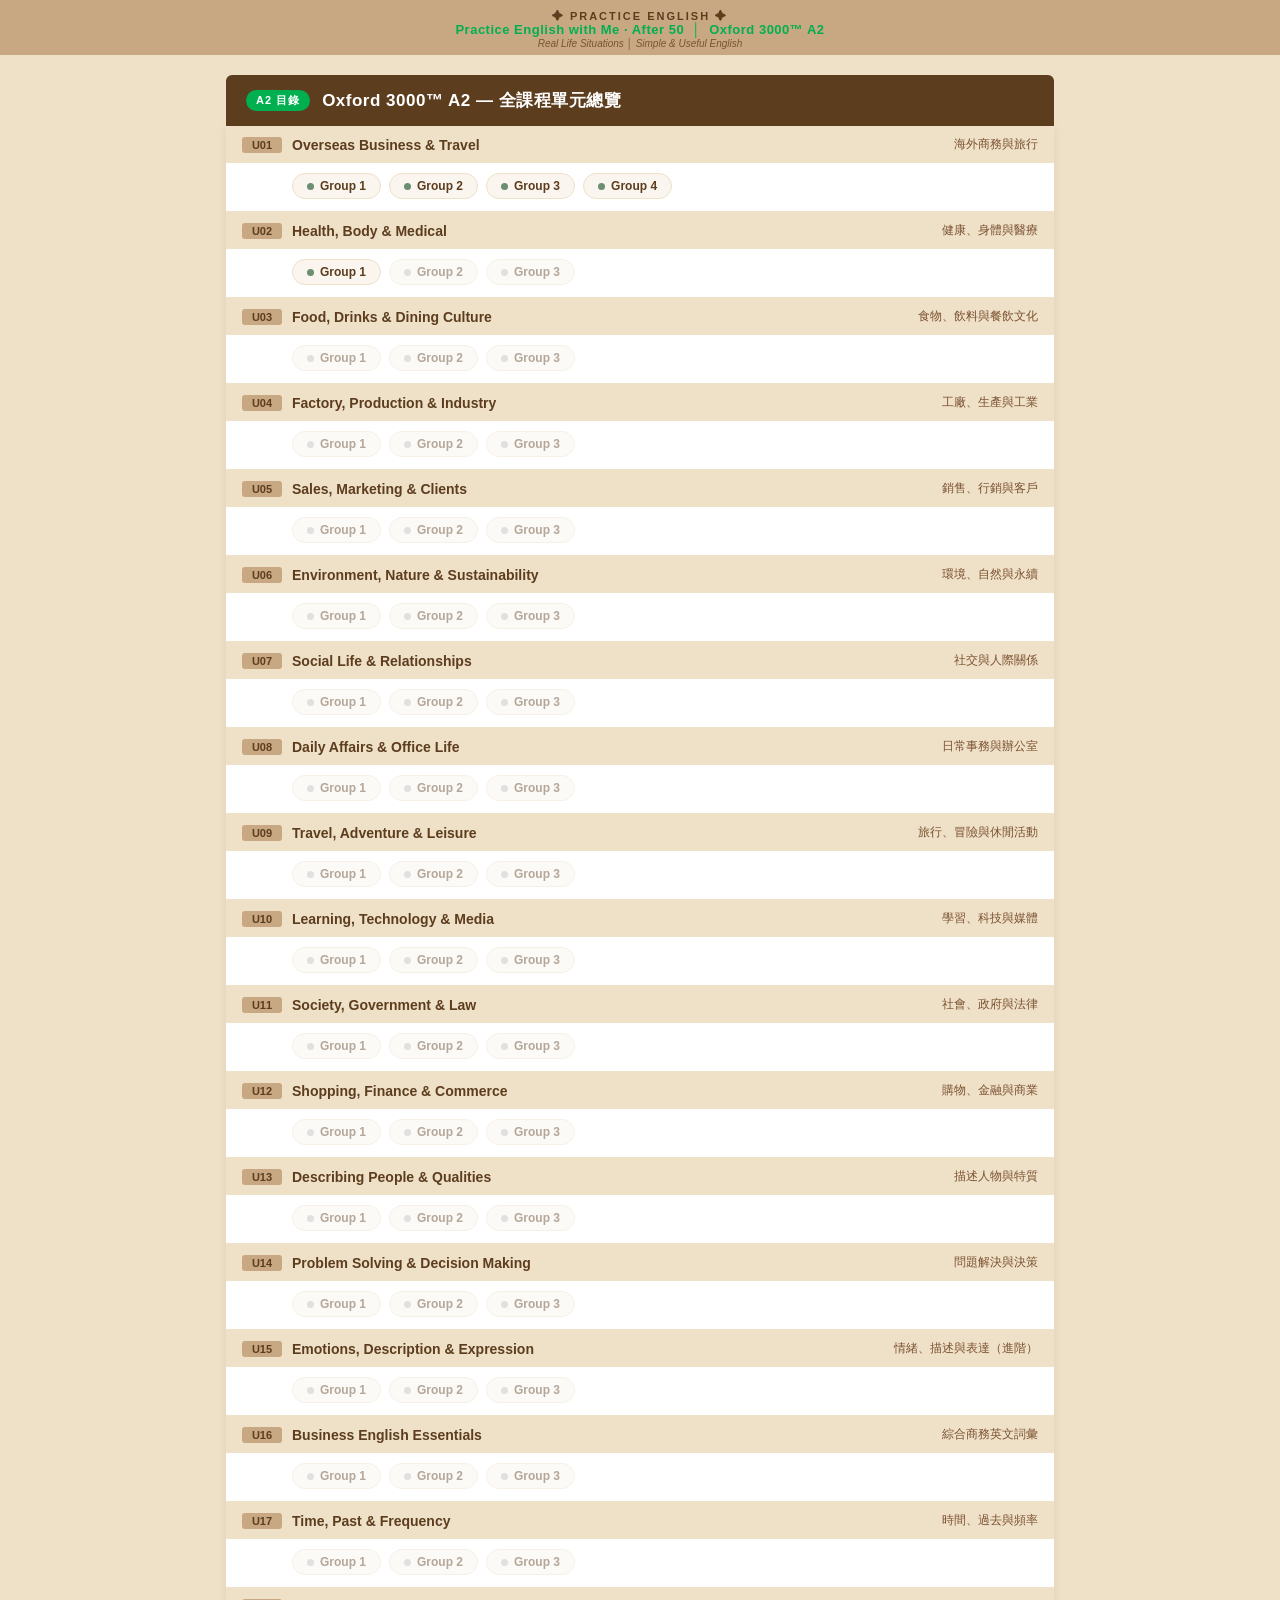
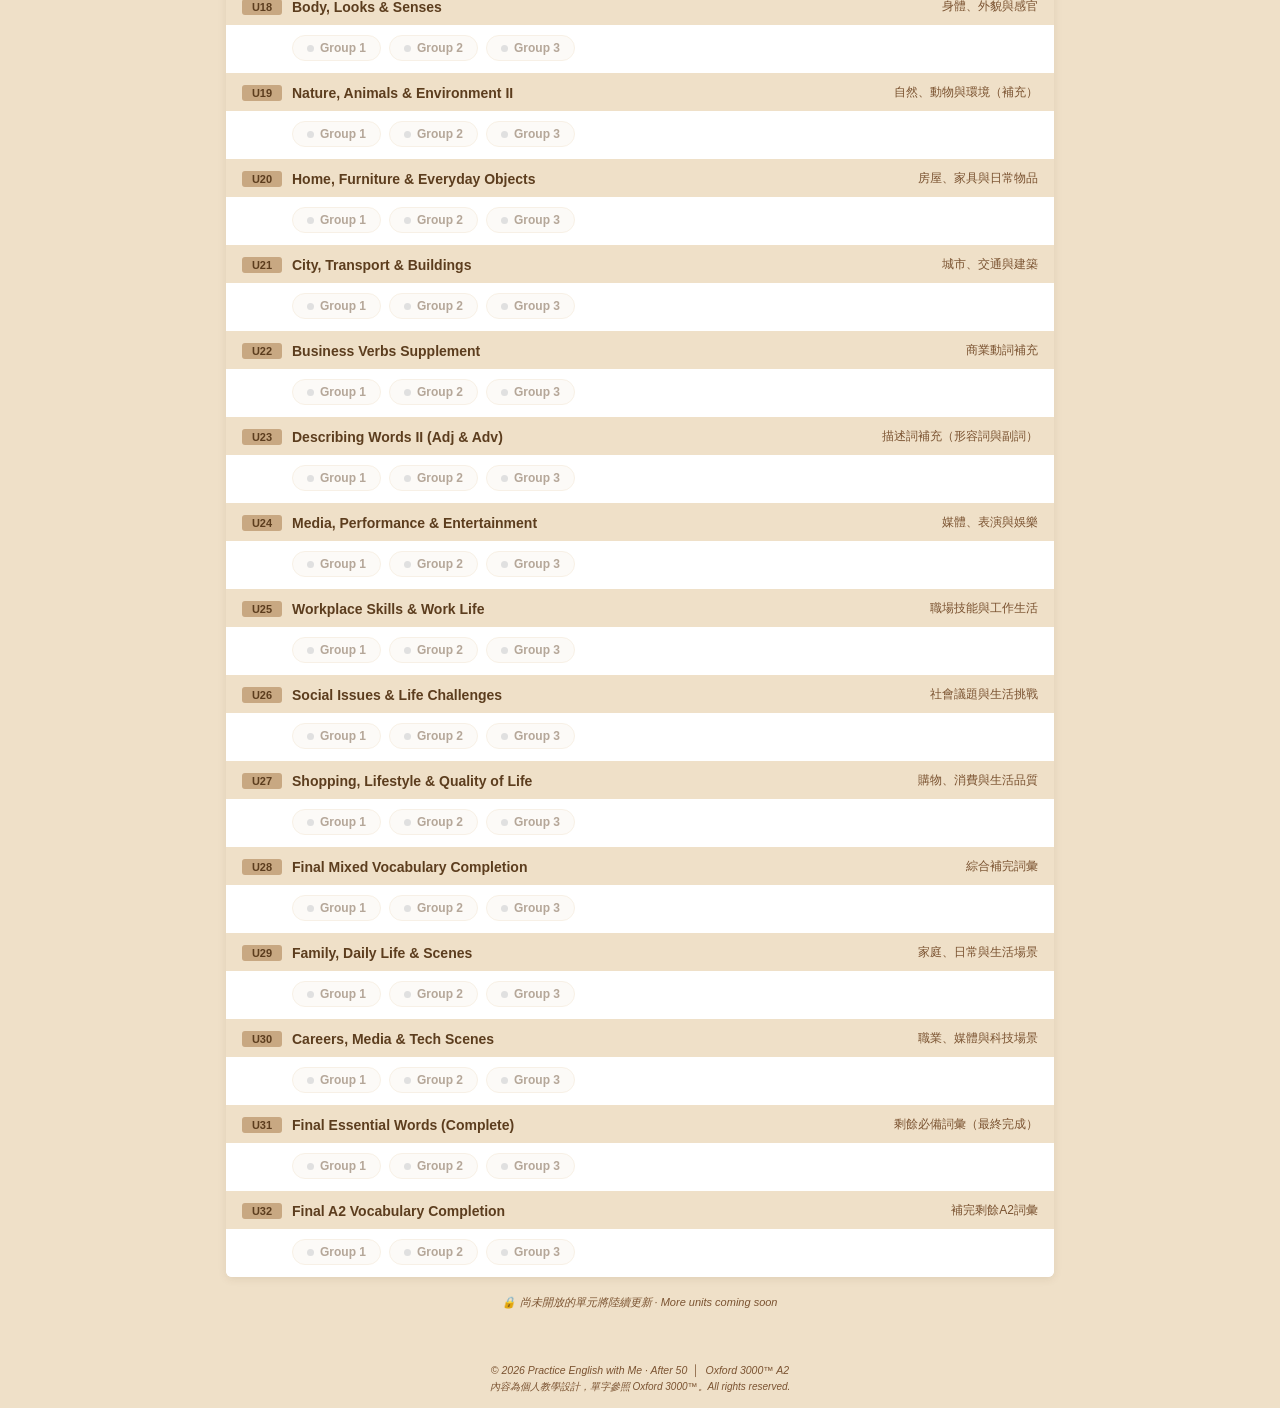
<file: index.html>
<!DOCTYPE html>
<html lang="zh-TW">
<head>
  <meta charset="UTF-8">
  <meta name="viewport" content="width=device-width, initial-scale=1.0">
  <title>Practice English with Me · After 50 | Oxford 3000™ A2</title>
  <link rel="stylesheet" href="assets/style.css">
</head>
<body>

<!-- ── HEADER ─────────────────────────────────── -->
<header class="site-header">
  <div class="brand-top">✦ Practice English ✦</div>
  <div class="brand-name">Practice English with Me · After 50 &nbsp;│&nbsp; Oxford 3000™ A2</div>
  <div class="brand-sub">Real Life Situations │ Simple &amp; Useful English</div>
</header>

<!-- ── MAIN ───────────────────────────────────── -->
<main class="index-wrap">

  <div class="index-title-bar">
    <span class="badge">A2 目錄</span>
    <h1>Oxford 3000™ A2 — 全課程單元總覽</h1>
  </div>

  <div class="toc-grid">

    <!-- Unit 01 -->
    <div class="toc-unit">
      <div class="toc-unit-header">
        <span class="toc-unit-num">U01</span>
        <span class="toc-unit-title-en">Overseas Business &amp; Travel</span>
        <span class="toc-unit-title-zh">海外商務與旅行</span>
      </div>
      <div class="toc-groups">
        <a class="toc-group-link" href="U01_G01.html"><span class="dot"></span>Group 1</a>
        <a class="toc-group-link" href="U01_G02.html"><span class="dot"></span>Group 2</a>
        <a class="toc-group-link" href="U01_G03.html"><span class="dot"></span>Group 3</a>
        <a class="toc-group-link" href="U01_G04.html"><span class="dot"></span>Group 4</a>
      </div>
    </div>

    <!-- Unit 02 -->
    <div class="toc-unit">
      <div class="toc-unit-header">
        <span class="toc-unit-num">U02</span>
        <span class="toc-unit-title-en">Health, Body &amp; Medical</span>
        <span class="toc-unit-title-zh">健康、身體與醫療</span>
      </div>
      <div class="toc-groups">
        <a class="toc-group-link" href="U02_G01.html"><span class="dot"></span>Group 1</a>
        <a class="toc-group-link locked" href="#"><span class="dot"></span>Group 2</a>
        <a class="toc-group-link locked" href="#"><span class="dot"></span>Group 3</a>
      </div>
    </div>

    <!-- Unit 03 -->
    <div class="toc-unit">
      <div class="toc-unit-header">
        <span class="toc-unit-num">U03</span>
        <span class="toc-unit-title-en">Food, Drinks &amp; Dining Culture</span>
        <span class="toc-unit-title-zh">食物、飲料與餐飲文化</span>
      </div>
      <div class="toc-groups">
        <a class="toc-group-link locked" href="#"><span class="dot"></span>Group 1</a>
        <a class="toc-group-link locked" href="#"><span class="dot"></span>Group 2</a>
        <a class="toc-group-link locked" href="#"><span class="dot"></span>Group 3</a>
      </div>
    </div>

    <!-- Unit 04 -->
    <div class="toc-unit">
      <div class="toc-unit-header">
        <span class="toc-unit-num">U04</span>
        <span class="toc-unit-title-en">Factory, Production &amp; Industry</span>
        <span class="toc-unit-title-zh">工廠、生產與工業</span>
      </div>
      <div class="toc-groups">
        <a class="toc-group-link locked" href="#"><span class="dot"></span>Group 1</a>
        <a class="toc-group-link locked" href="#"><span class="dot"></span>Group 2</a>
        <a class="toc-group-link locked" href="#"><span class="dot"></span>Group 3</a>
      </div>
    </div>

    <!-- Unit 05 -->
    <div class="toc-unit">
      <div class="toc-unit-header">
        <span class="toc-unit-num">U05</span>
        <span class="toc-unit-title-en">Sales, Marketing &amp; Clients</span>
        <span class="toc-unit-title-zh">銷售、行銷與客戶</span>
      </div>
      <div class="toc-groups">
        <a class="toc-group-link locked" href="#"><span class="dot"></span>Group 1</a>
        <a class="toc-group-link locked" href="#"><span class="dot"></span>Group 2</a>
        <a class="toc-group-link locked" href="#"><span class="dot"></span>Group 3</a>
      </div>
    </div>

    <!-- Unit 06 -->
    <div class="toc-unit">
      <div class="toc-unit-header">
        <span class="toc-unit-num">U06</span>
        <span class="toc-unit-title-en">Environment, Nature &amp; Sustainability</span>
        <span class="toc-unit-title-zh">環境、自然與永續</span>
      </div>
      <div class="toc-groups">
        <a class="toc-group-link locked" href="#"><span class="dot"></span>Group 1</a>
        <a class="toc-group-link locked" href="#"><span class="dot"></span>Group 2</a>
        <a class="toc-group-link locked" href="#"><span class="dot"></span>Group 3</a>
      </div>
    </div>

    <!-- Unit 07 -->
    <div class="toc-unit">
      <div class="toc-unit-header">
        <span class="toc-unit-num">U07</span>
        <span class="toc-unit-title-en">Social Life &amp; Relationships</span>
        <span class="toc-unit-title-zh">社交與人際關係</span>
      </div>
      <div class="toc-groups">
        <a class="toc-group-link locked" href="#"><span class="dot"></span>Group 1</a>
        <a class="toc-group-link locked" href="#"><span class="dot"></span>Group 2</a>
        <a class="toc-group-link locked" href="#"><span class="dot"></span>Group 3</a>
      </div>
    </div>

    <!-- Unit 08 -->
    <div class="toc-unit">
      <div class="toc-unit-header">
        <span class="toc-unit-num">U08</span>
        <span class="toc-unit-title-en">Daily Affairs &amp; Office Life</span>
        <span class="toc-unit-title-zh">日常事務與辦公室</span>
      </div>
      <div class="toc-groups">
        <a class="toc-group-link locked" href="#"><span class="dot"></span>Group 1</a>
        <a class="toc-group-link locked" href="#"><span class="dot"></span>Group 2</a>
        <a class="toc-group-link locked" href="#"><span class="dot"></span>Group 3</a>
      </div>
    </div>

    <!-- Unit 09 -->
    <div class="toc-unit">
      <div class="toc-unit-header">
        <span class="toc-unit-num">U09</span>
        <span class="toc-unit-title-en">Travel, Adventure &amp; Leisure</span>
        <span class="toc-unit-title-zh">旅行、冒險與休閒活動</span>
      </div>
      <div class="toc-groups">
        <a class="toc-group-link locked" href="#"><span class="dot"></span>Group 1</a>
        <a class="toc-group-link locked" href="#"><span class="dot"></span>Group 2</a>
        <a class="toc-group-link locked" href="#"><span class="dot"></span>Group 3</a>
      </div>
    </div>

    <!-- Unit 10 -->
    <div class="toc-unit">
      <div class="toc-unit-header">
        <span class="toc-unit-num">U10</span>
        <span class="toc-unit-title-en">Learning, Technology &amp; Media</span>
        <span class="toc-unit-title-zh">學習、科技與媒體</span>
      </div>
      <div class="toc-groups">
        <a class="toc-group-link locked" href="#"><span class="dot"></span>Group 1</a>
        <a class="toc-group-link locked" href="#"><span class="dot"></span>Group 2</a>
        <a class="toc-group-link locked" href="#"><span class="dot"></span>Group 3</a>
      </div>
    </div>

    <!-- Unit 11 -->
    <div class="toc-unit">
      <div class="toc-unit-header">
        <span class="toc-unit-num">U11</span>
        <span class="toc-unit-title-en">Society, Government &amp; Law</span>
        <span class="toc-unit-title-zh">社會、政府與法律</span>
      </div>
      <div class="toc-groups">
        <a class="toc-group-link locked" href="#"><span class="dot"></span>Group 1</a>
        <a class="toc-group-link locked" href="#"><span class="dot"></span>Group 2</a>
        <a class="toc-group-link locked" href="#"><span class="dot"></span>Group 3</a>
      </div>
    </div>

    <!-- Unit 12 -->
    <div class="toc-unit">
      <div class="toc-unit-header">
        <span class="toc-unit-num">U12</span>
        <span class="toc-unit-title-en">Shopping, Finance &amp; Commerce</span>
        <span class="toc-unit-title-zh">購物、金融與商業</span>
      </div>
      <div class="toc-groups">
        <a class="toc-group-link locked" href="#"><span class="dot"></span>Group 1</a>
        <a class="toc-group-link locked" href="#"><span class="dot"></span>Group 2</a>
        <a class="toc-group-link locked" href="#"><span class="dot"></span>Group 3</a>
      </div>
    </div>

    <!-- Unit 13 -->
    <div class="toc-unit">
      <div class="toc-unit-header">
        <span class="toc-unit-num">U13</span>
        <span class="toc-unit-title-en">Describing People &amp; Qualities</span>
        <span class="toc-unit-title-zh">描述人物與特質</span>
      </div>
      <div class="toc-groups">
        <a class="toc-group-link locked" href="#"><span class="dot"></span>Group 1</a>
        <a class="toc-group-link locked" href="#"><span class="dot"></span>Group 2</a>
        <a class="toc-group-link locked" href="#"><span class="dot"></span>Group 3</a>
      </div>
    </div>

    <!-- Unit 14 -->
    <div class="toc-unit">
      <div class="toc-unit-header">
        <span class="toc-unit-num">U14</span>
        <span class="toc-unit-title-en">Problem Solving &amp; Decision Making</span>
        <span class="toc-unit-title-zh">問題解決與決策</span>
      </div>
      <div class="toc-groups">
        <a class="toc-group-link locked" href="#"><span class="dot"></span>Group 1</a>
        <a class="toc-group-link locked" href="#"><span class="dot"></span>Group 2</a>
        <a class="toc-group-link locked" href="#"><span class="dot"></span>Group 3</a>
      </div>
    </div>

    <!-- Unit 15 -->
    <div class="toc-unit">
      <div class="toc-unit-header">
        <span class="toc-unit-num">U15</span>
        <span class="toc-unit-title-en">Emotions, Description &amp; Expression</span>
        <span class="toc-unit-title-zh">情緒、描述與表達（進階）</span>
      </div>
      <div class="toc-groups">
        <a class="toc-group-link locked" href="#"><span class="dot"></span>Group 1</a>
        <a class="toc-group-link locked" href="#"><span class="dot"></span>Group 2</a>
        <a class="toc-group-link locked" href="#"><span class="dot"></span>Group 3</a>
      </div>
    </div>

    <!-- Unit 16 -->
    <div class="toc-unit">
      <div class="toc-unit-header">
        <span class="toc-unit-num">U16</span>
        <span class="toc-unit-title-en">Business English Essentials</span>
        <span class="toc-unit-title-zh">綜合商務英文詞彙</span>
      </div>
      <div class="toc-groups">
        <a class="toc-group-link locked" href="#"><span class="dot"></span>Group 1</a>
        <a class="toc-group-link locked" href="#"><span class="dot"></span>Group 2</a>
        <a class="toc-group-link locked" href="#"><span class="dot"></span>Group 3</a>
      </div>
    </div>

    <!-- Unit 17 -->
    <div class="toc-unit">
      <div class="toc-unit-header">
        <span class="toc-unit-num">U17</span>
        <span class="toc-unit-title-en">Time, Past &amp; Frequency</span>
        <span class="toc-unit-title-zh">時間、過去與頻率</span>
      </div>
      <div class="toc-groups">
        <a class="toc-group-link locked" href="#"><span class="dot"></span>Group 1</a>
        <a class="toc-group-link locked" href="#"><span class="dot"></span>Group 2</a>
        <a class="toc-group-link locked" href="#"><span class="dot"></span>Group 3</a>
      </div>
    </div>

    <!-- Unit 18 -->
    <div class="toc-unit">
      <div class="toc-unit-header">
        <span class="toc-unit-num">U18</span>
        <span class="toc-unit-title-en">Body, Looks &amp; Senses</span>
        <span class="toc-unit-title-zh">身體、外貌與感官</span>
      </div>
      <div class="toc-groups">
        <a class="toc-group-link locked" href="#"><span class="dot"></span>Group 1</a>
        <a class="toc-group-link locked" href="#"><span class="dot"></span>Group 2</a>
        <a class="toc-group-link locked" href="#"><span class="dot"></span>Group 3</a>
      </div>
    </div>

    <!-- Unit 19 -->
    <div class="toc-unit">
      <div class="toc-unit-header">
        <span class="toc-unit-num">U19</span>
        <span class="toc-unit-title-en">Nature, Animals &amp; Environment II</span>
        <span class="toc-unit-title-zh">自然、動物與環境（補充）</span>
      </div>
      <div class="toc-groups">
        <a class="toc-group-link locked" href="#"><span class="dot"></span>Group 1</a>
        <a class="toc-group-link locked" href="#"><span class="dot"></span>Group 2</a>
        <a class="toc-group-link locked" href="#"><span class="dot"></span>Group 3</a>
      </div>
    </div>

    <!-- Unit 20 -->
    <div class="toc-unit">
      <div class="toc-unit-header">
        <span class="toc-unit-num">U20</span>
        <span class="toc-unit-title-en">Home, Furniture &amp; Everyday Objects</span>
        <span class="toc-unit-title-zh">房屋、家具與日常物品</span>
      </div>
      <div class="toc-groups">
        <a class="toc-group-link locked" href="#"><span class="dot"></span>Group 1</a>
        <a class="toc-group-link locked" href="#"><span class="dot"></span>Group 2</a>
        <a class="toc-group-link locked" href="#"><span class="dot"></span>Group 3</a>
      </div>
    </div>

    <!-- Unit 21 -->
    <div class="toc-unit">
      <div class="toc-unit-header">
        <span class="toc-unit-num">U21</span>
        <span class="toc-unit-title-en">City, Transport &amp; Buildings</span>
        <span class="toc-unit-title-zh">城市、交通與建築</span>
      </div>
      <div class="toc-groups">
        <a class="toc-group-link locked" href="#"><span class="dot"></span>Group 1</a>
        <a class="toc-group-link locked" href="#"><span class="dot"></span>Group 2</a>
        <a class="toc-group-link locked" href="#"><span class="dot"></span>Group 3</a>
      </div>
    </div>

    <!-- Unit 22 -->
    <div class="toc-unit">
      <div class="toc-unit-header">
        <span class="toc-unit-num">U22</span>
        <span class="toc-unit-title-en">Business Verbs Supplement</span>
        <span class="toc-unit-title-zh">商業動詞補充</span>
      </div>
      <div class="toc-groups">
        <a class="toc-group-link locked" href="#"><span class="dot"></span>Group 1</a>
        <a class="toc-group-link locked" href="#"><span class="dot"></span>Group 2</a>
        <a class="toc-group-link locked" href="#"><span class="dot"></span>Group 3</a>
      </div>
    </div>

    <!-- Unit 23 -->
    <div class="toc-unit">
      <div class="toc-unit-header">
        <span class="toc-unit-num">U23</span>
        <span class="toc-unit-title-en">Describing Words II (Adj &amp; Adv)</span>
        <span class="toc-unit-title-zh">描述詞補充（形容詞與副詞）</span>
      </div>
      <div class="toc-groups">
        <a class="toc-group-link locked" href="#"><span class="dot"></span>Group 1</a>
        <a class="toc-group-link locked" href="#"><span class="dot"></span>Group 2</a>
        <a class="toc-group-link locked" href="#"><span class="dot"></span>Group 3</a>
      </div>
    </div>

    <!-- Unit 24 -->
    <div class="toc-unit">
      <div class="toc-unit-header">
        <span class="toc-unit-num">U24</span>
        <span class="toc-unit-title-en">Media, Performance &amp; Entertainment</span>
        <span class="toc-unit-title-zh">媒體、表演與娛樂</span>
      </div>
      <div class="toc-groups">
        <a class="toc-group-link locked" href="#"><span class="dot"></span>Group 1</a>
        <a class="toc-group-link locked" href="#"><span class="dot"></span>Group 2</a>
        <a class="toc-group-link locked" href="#"><span class="dot"></span>Group 3</a>
      </div>
    </div>

    <!-- Unit 25 -->
    <div class="toc-unit">
      <div class="toc-unit-header">
        <span class="toc-unit-num">U25</span>
        <span class="toc-unit-title-en">Workplace Skills &amp; Work Life</span>
        <span class="toc-unit-title-zh">職場技能與工作生活</span>
      </div>
      <div class="toc-groups">
        <a class="toc-group-link locked" href="#"><span class="dot"></span>Group 1</a>
        <a class="toc-group-link locked" href="#"><span class="dot"></span>Group 2</a>
        <a class="toc-group-link locked" href="#"><span class="dot"></span>Group 3</a>
      </div>
    </div>

    <!-- Unit 26 -->
    <div class="toc-unit">
      <div class="toc-unit-header">
        <span class="toc-unit-num">U26</span>
        <span class="toc-unit-title-en">Social Issues &amp; Life Challenges</span>
        <span class="toc-unit-title-zh">社會議題與生活挑戰</span>
      </div>
      <div class="toc-groups">
        <a class="toc-group-link locked" href="#"><span class="dot"></span>Group 1</a>
        <a class="toc-group-link locked" href="#"><span class="dot"></span>Group 2</a>
        <a class="toc-group-link locked" href="#"><span class="dot"></span>Group 3</a>
      </div>
    </div>

    <!-- Unit 27 -->
    <div class="toc-unit">
      <div class="toc-unit-header">
        <span class="toc-unit-num">U27</span>
        <span class="toc-unit-title-en">Shopping, Lifestyle &amp; Quality of Life</span>
        <span class="toc-unit-title-zh">購物、消費與生活品質</span>
      </div>
      <div class="toc-groups">
        <a class="toc-group-link locked" href="#"><span class="dot"></span>Group 1</a>
        <a class="toc-group-link locked" href="#"><span class="dot"></span>Group 2</a>
        <a class="toc-group-link locked" href="#"><span class="dot"></span>Group 3</a>
      </div>
    </div>

    <!-- Unit 28 -->
    <div class="toc-unit">
      <div class="toc-unit-header">
        <span class="toc-unit-num">U28</span>
        <span class="toc-unit-title-en">Final Mixed Vocabulary Completion</span>
        <span class="toc-unit-title-zh">綜合補完詞彙</span>
      </div>
      <div class="toc-groups">
        <a class="toc-group-link locked" href="#"><span class="dot"></span>Group 1</a>
        <a class="toc-group-link locked" href="#"><span class="dot"></span>Group 2</a>
        <a class="toc-group-link locked" href="#"><span class="dot"></span>Group 3</a>
      </div>
    </div>

    <!-- Unit 29 -->
    <div class="toc-unit">
      <div class="toc-unit-header">
        <span class="toc-unit-num">U29</span>
        <span class="toc-unit-title-en">Family, Daily Life &amp; Scenes</span>
        <span class="toc-unit-title-zh">家庭、日常與生活場景</span>
      </div>
      <div class="toc-groups">
        <a class="toc-group-link locked" href="#"><span class="dot"></span>Group 1</a>
        <a class="toc-group-link locked" href="#"><span class="dot"></span>Group 2</a>
        <a class="toc-group-link locked" href="#"><span class="dot"></span>Group 3</a>
      </div>
    </div>

    <!-- Unit 30 -->
    <div class="toc-unit">
      <div class="toc-unit-header">
        <span class="toc-unit-num">U30</span>
        <span class="toc-unit-title-en">Careers, Media &amp; Tech Scenes</span>
        <span class="toc-unit-title-zh">職業、媒體與科技場景</span>
      </div>
      <div class="toc-groups">
        <a class="toc-group-link locked" href="#"><span class="dot"></span>Group 1</a>
        <a class="toc-group-link locked" href="#"><span class="dot"></span>Group 2</a>
        <a class="toc-group-link locked" href="#"><span class="dot"></span>Group 3</a>
      </div>
    </div>

    <!-- Unit 31 -->
    <div class="toc-unit">
      <div class="toc-unit-header">
        <span class="toc-unit-num">U31</span>
        <span class="toc-unit-title-en">Final Essential Words (Complete)</span>
        <span class="toc-unit-title-zh">剩餘必備詞彙（最終完成）</span>
      </div>
      <div class="toc-groups">
        <a class="toc-group-link locked" href="#"><span class="dot"></span>Group 1</a>
        <a class="toc-group-link locked" href="#"><span class="dot"></span>Group 2</a>
        <a class="toc-group-link locked" href="#"><span class="dot"></span>Group 3</a>
      </div>
    </div>

    <!-- Unit 32 -->
    <div class="toc-unit">
      <div class="toc-unit-header">
        <span class="toc-unit-num">U32</span>
        <span class="toc-unit-title-en">Final A2 Vocabulary Completion</span>
        <span class="toc-unit-title-zh">補完剩餘A2詞彙</span>
      </div>
      <div class="toc-groups">
        <a class="toc-group-link locked" href="#"><span class="dot"></span>Group 1</a>
        <a class="toc-group-link locked" href="#"><span class="dot"></span>Group 2</a>
        <a class="toc-group-link locked" href="#"><span class="dot"></span>Group 3</a>
      </div>
    </div>

  </div><!-- /toc-grid -->

  <p class="index-footer-note">🔒 尚未開放的單元將陸續更新 · More units coming soon</p>

</main>

<footer class="site-footer">
  <p>© 2026 Practice English with Me · After 50 &nbsp;│&nbsp; Oxford 3000™ A2</p>
  <p style="margin-top:4px;font-size:10px;">內容為個人教學設計，單字參照 Oxford 3000™。All rights reserved.</p>
</footer>

<script>
if ("serviceWorker" in navigator) {
  navigator.serviceWorker.register("/enreview/sw.js")
    .then(() => console.log("SW registered"))
    .catch(e => console.log("SW error", e));
}
</script>
</body>
</html>
</file>
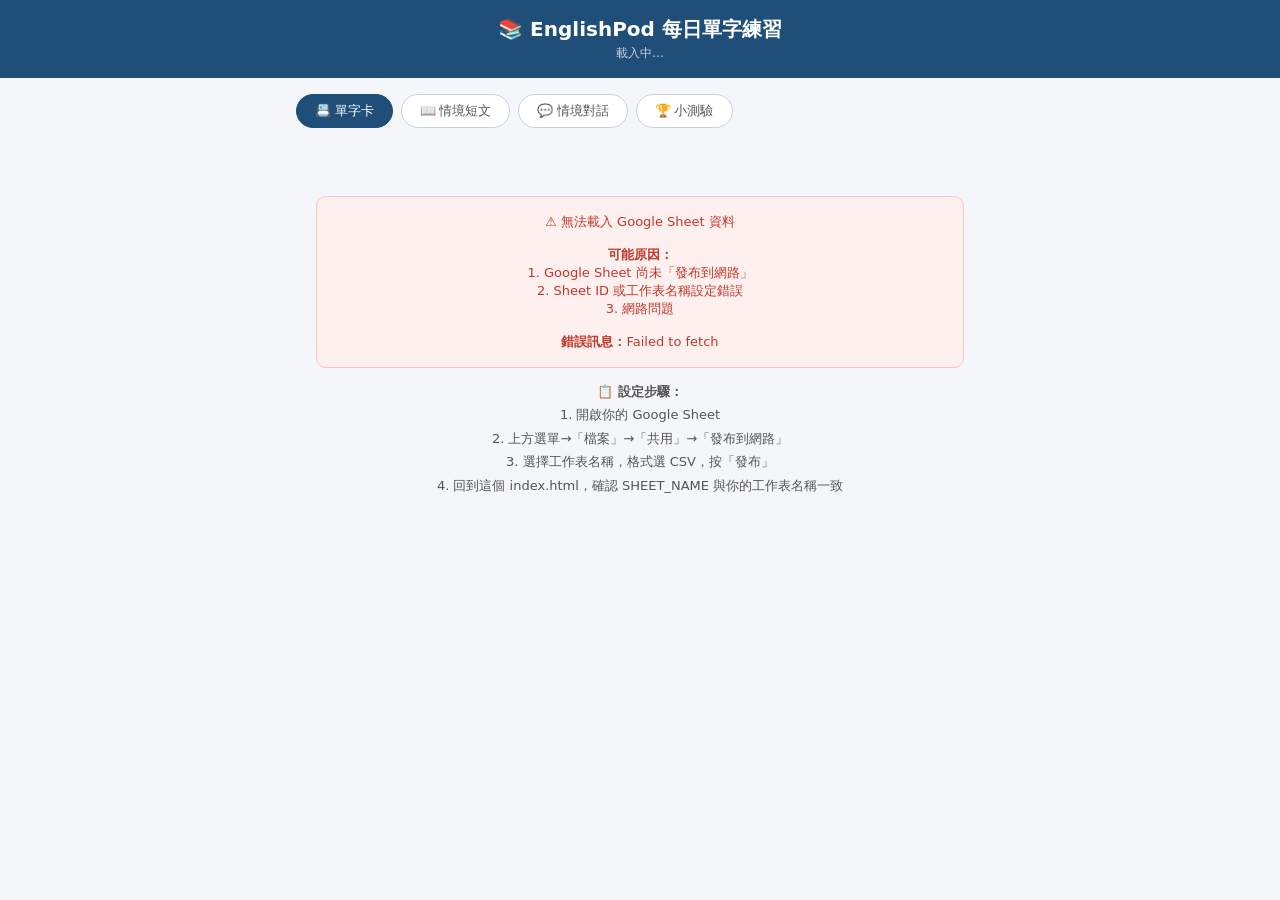
<file: index V3000 A2 U1-1.html.html>
<!DOCTYPE html>
<html lang="zh-TW">
<head>
<meta charset="UTF-8"/>
<meta name="viewport" content="width=device-width, initial-scale=1.0"/>
<title>EnglishPod 每日單字練習</title>
<style>
*{box-sizing:border-box;margin:0;padding:0}
body{font-family:system-ui,-apple-system,sans-serif;background:#f5f6fa;color:#1a1a2e;min-height:100vh}
header{background:#1f4e79;color:#fff;padding:16px 20px;text-align:center}
header h1{font-size:20px;font-weight:600;margin-bottom:2px}
header p{font-size:12px;opacity:.75}
.container{max-width:720px;margin:0 auto;padding:16px}

/* TABS */
.tabs{display:flex;gap:8px;margin-bottom:16px;flex-wrap:wrap}
.tab{padding:7px 18px;border-radius:20px;border:1px solid #c5d3e0;background:#fff;cursor:pointer;font-size:13px;color:#555;transition:all .2s}
.tab.active{background:#1f4e79;color:#fff;border-color:#1f4e79;font-weight:500}

.section{display:none}.section.active{display:block}

/* LOADING / ERROR */
.status{text-align:center;padding:40px 20px;color:#888;font-size:14px}
.status .spin{display:inline-block;width:28px;height:28px;border:3px solid #ddd;border-top-color:#1f4e79;border-radius:50%;animation:spin .8s linear infinite;margin-bottom:10px}
@keyframes spin{to{transform:rotate(360deg)}}
.error-box{background:#fff0f0;border:1px solid #f5c6c6;border-radius:10px;padding:16px;color:#c0392b;font-size:13px;margin:12px 0}

/* VOCAB CARDS */
.vcard{background:#fff;border:1px solid #e0e8f0;border-radius:12px;margin-bottom:10px;overflow:hidden;box-shadow:0 1px 3px rgba(0,0,0,.04)}
.vcard-head{display:flex;align-items:center;gap:10px;padding:14px 16px;cursor:pointer;user-select:none}
.vcard-head:hover{background:#f8fafc}
.vnum{font-size:11px;color:#aaa;min-width:18px;font-weight:600}
.vword{font-size:18px;font-weight:600;color:#1f4e79}
.vpron{font-size:12px;color:#888;margin-left:2px}
.vtype{font-size:11px;color:#aaa;background:#f0f4f8;padding:1px 6px;border-radius:8px}
.vzh{font-size:13px;color:#555;margin-left:auto;text-align:right;flex-shrink:0}
.vchev{font-size:18px;color:#bbb;margin-left:8px;transition:transform .2s;flex-shrink:0}
.vcard.open .vchev{transform:rotate(180deg)}

.vbody{display:none;padding:0 16px 14px;border-top:1px solid #f0f4f8}
.vcard.open .vbody{display:block}

.play-row{display:flex;gap:8px;flex-wrap:wrap;padding:10px 0 8px}
.pbtn{display:inline-flex;align-items:center;gap:5px;padding:5px 13px;border-radius:16px;border:1px solid #c5d3e0;background:#fff;cursor:pointer;font-size:12px;color:#555;transition:all .15s}
.pbtn:hover{background:#eef4fb;border-color:#1f4e79;color:#1f4e79}
.pbtn.playing{background:#1f4e79;color:#fff;border-color:#1f4e79}
.pbtn svg{width:13px;height:13px;flex-shrink:0;fill:currentColor}

.ex-list{border-top:1px solid #f0f4f8;padding-top:4px}
.ex-item{display:flex;align-items:flex-start;gap:10px;padding:8px 0;border-bottom:1px solid #f7f9fc}
.ex-item:last-child{border-bottom:none}
.ex-text{flex:1}
.ex-num{font-size:11px;color:#aaa;font-weight:600;min-width:16px;padding-top:2px}
.ex-en{font-size:13px;color:#1a1a2e;line-height:1.55}
.ex-zh{font-size:12px;color:#888;margin-top:2px}

/* STORY */
.card{background:#fff;border:1px solid #e0e8f0;border-radius:12px;padding:16px;margin-bottom:12px;box-shadow:0 1px 3px rgba(0,0,0,.04)}
.card-label{font-size:11px;font-weight:600;color:#1f4e79;letter-spacing:.06em;margin-bottom:8px;text-transform:uppercase}
.story-en{font-size:14px;line-height:1.9;color:#1a1a2e}
.story-zh{font-size:13px;line-height:1.9;color:#666}
.hl{background:#dceeff;color:#1f4e79;border-radius:3px;padding:0 3px;font-weight:600}

/* DIALOGUE */
.dlg-pair{margin-bottom:14px}
.dlg-speaker{font-size:11px;color:#888;font-weight:600;margin-bottom:5px;padding-left:2px}
.dlg-grid{display:grid;grid-template-columns:1fr 1fr;gap:8px}
@media(max-width:500px){.dlg-grid{grid-template-columns:1fr}}
.dlg-en{background:#dceeff;color:#1a3a5c;border-radius:12px;padding:12px 14px;font-size:13px;line-height:1.7}
.dlg-zh{background:#f5f6fa;color:#666;border-radius:12px;padding:12px 14px;font-size:12px;line-height:1.7;border:1px solid #e8edf2}
.hl-w{font-weight:600;text-decoration:underline;text-decoration-style:dotted;text-underline-offset:2px}

/* QUIZ */
.q-meta{font-size:12px;color:#aaa;margin-bottom:10px}
.q-text{font-size:15px;font-weight:600;color:#1a1a2e;margin-bottom:14px;line-height:1.5}
.q-opts{display:grid;grid-template-columns:1fr 1fr;gap:8px;margin-bottom:10px}
@media(max-width:400px){.q-opts{grid-template-columns:1fr}}
.qopt{padding:10px 14px;border-radius:10px;border:1px solid #c5d3e0;background:#fff;cursor:pointer;font-size:13px;color:#1a1a2e;text-align:left;transition:all .15s}
.qopt:hover{border-color:#1f4e79;background:#eef4fb}
.qopt.correct{background:#d4edda;color:#155724;border-color:#c3e6cb}
.qopt.wrong{background:#f8d7da;color:#721c24;border-color:#f5c6c6}
.q-fb{font-size:13px;color:#555;min-height:22px;margin-bottom:8px}
.nbtn{padding:7px 20px;border-radius:20px;border:1px solid #c5d3e0;background:#fff;cursor:pointer;font-size:13px;color:#1a1a2e}
.nbtn:hover{background:#eef4fb;border-color:#1f4e79}
.result-box{text-align:center;padding:24px;background:#fff;border-radius:12px;border:1px solid #e0e8f0}
.result-score{font-size:36px;font-weight:700;color:#1f4e79;margin-bottom:8px}
.result-msg{font-size:14px;color:#666;margin-bottom:16px}

/* SHEET INFO */
.sheet-info{font-size:11px;color:#aaa;text-align:center;padding:8px;margin-top:8px}

/* TTS STATUS BAR */
.tts-bar{display:flex;align-items:center;gap:8px;font-size:12px;padding:7px 12px;border-radius:8px;margin-bottom:12px}
.tts-bar.google{background:#e8f5e9;color:#2e7d32;border:1px solid #c8e6c9}
.tts-bar.browser{background:#fff8e1;color:#f57f17;border:1px solid #ffe082}
.tts-bar.error{background:#fce4ec;color:#c62828;border:1px solid #f8bbd0}
.tts-dot{width:8px;height:8px;border-radius:50%;background:currentColor;flex-shrink:0}
</style>
</head>
<body>

<header>
  <h1>📚 EnglishPod 每日單字練習</h1>
  <p id="sheet-date">載入中…</p>
</header>

<div class="container">
  <div id="tts-bar" class="tts-bar" style="display:none"></div>
  <div class="tabs">
    <button class="tab active" onclick="sw('vocab')">📇 單字卡</button>
    <button class="tab" onclick="sw('story')">📖 情境短文</button>
    <button class="tab" onclick="sw('dlg')">💬 情境對話</button>
    <button class="tab" onclick="sw('quiz')">🏆 小測驗</button>
  </div>

  <div id="sec-vocab" class="section active">
    <div class="status" id="vocab-loading">
      <div class="spin"></div><br>從 Google Sheet 載入單字中…
    </div>
  </div>

  <div id="sec-story" class="section">
    <div class="status">請先到「單字卡」頁讓資料載入完成。</div>
  </div>

  <div id="sec-dlg" class="section">
    <div class="status">請先到「單字卡」頁讓資料載入完成。</div>
  </div>

  <div id="sec-quiz" class="section">
    <div class="status">請先到「單字卡」頁讓資料載入完成。</div>
  </div>

  <div class="sheet-info" id="sheet-info"></div>
</div>

<script>
// ════════════════════════════════════════════════
//  ★ 設定區：請修改這兩個值
// ════════════════════════════════════════════════
const SHEET_ID   = '16a8Cyos9SXG6kl9CZO-CCkaayG2hMhDI';  // 你的 Google Sheet ID
const SHEET_NAME = 'Daily';                                  // 工作表名稱（分頁標籤名）
// ════════════════════════════════════════════════

// Google Sheet 必須「發布到網路」→ 取得 CSV 連結
// 格式：序號 | 單字 | 音標 | 詞性 | 中文 | 例句1EN | 例句1ZH | 例句2EN | 例句2ZH | 例句3EN | 例句3ZH | 情境短文EN | 情境短文ZH | 對話資料(JSON)
const CSV_URL = `https://docs.google.com/spreadsheets/d/${SHEET_ID}/gviz/tq?tqx=out:csv&sheet=${encodeURIComponent(SHEET_NAME)}`;

let WORDS = [];
let currentAudio = null;
let currentBtn   = null;
let qi = 0, qs = 0;
let dataLoaded = false;
let ttsMode = 'unknown';

// ── TTS 狀態列 ──
function showTTSBar(mode, msg){
  const bar = document.getElementById('tts-bar');
  bar.className = 'tts-bar ' + mode;
  bar.style.display = 'flex';
  bar.innerHTML = `<span class="tts-dot"></span> ${msg}`;
  ttsMode = mode;
}

// ── 載入資料 ──
async function loadData(){
  try{
    const res = await fetch(CSV_URL);
    if(!res.ok) throw new Error('無法讀取 Google Sheet，狀態碼：'+res.status);
    const text = await res.text();
    parseCSV(text);
    dataLoaded = true;
    buildAll();
  }catch(e){
    document.getElementById('vocab-loading').innerHTML =
      `<div class="error-box">
        ⚠️ 無法載入 Google Sheet 資料<br><br>
        <strong>可能原因：</strong><br>
        1. Google Sheet 尚未「發布到網路」<br>
        2. Sheet ID 或工作表名稱設定錯誤<br>
        3. 網路問題<br><br>
        <strong>錯誤訊息：</strong>${e.message}
      </div>
      <div style="font-size:13px;color:#555;line-height:1.8;margin-top:12px">
        📋 <strong>設定步驟：</strong><br>
        1. 開啟你的 Google Sheet<br>
        2. 上方選單→「檔案」→「共用」→「發布到網路」<br>
        3. 選擇工作表名稱，格式選 CSV，按「發布」<br>
        4. 回到這個 index.html，確認 SHEET_NAME 與你的工作表名稱一致
      </div>`;
  }
}

// ── CSV 解析 ──
function parseCSV(text){
  const lines = text.trim().split('\n');
  // 跳過第一行（標題列）
  for(let i=1;i<lines.length;i++){
    const cols = parseCSVLine(lines[i]);
    if(!cols[1]) continue; // 單字欄位空白就跳過
    WORDS.push({
      n:    i,
      word: clean(cols[1]),
      pron: clean(cols[2]),
      type: clean(cols[3]),
      zh:   clean(cols[4]),
      ex:[
        {en:clean(cols[5]),  zh:clean(cols[6])},
        {en:clean(cols[7]),  zh:clean(cols[8])},
        {en:clean(cols[9]),  zh:clean(cols[10])}
      ].filter(e=>e.en),
      storyEN: clean(cols[11]),
      storyZH: clean(cols[12]),
      dlgJSON: clean(cols[13])
    });
  }
  if(WORDS.length>0){
    document.getElementById('sheet-date').textContent =
      '今日共 '+WORDS.length+' 個單字・資料來源：Google Sheet';
    document.getElementById('sheet-info').textContent =
      'Sheet ID: '+SHEET_ID+' ／ 工作表：'+SHEET_NAME;
  }
}

function parseCSVLine(line){
  const result=[];
  let cur='', inQ=false;
  for(let i=0;i<line.length;i++){
    const c=line[i];
    if(c==='"'){
      if(inQ && line[i+1]==='"'){cur+='"';i++;}
      else inQ=!inQ;
    }else if(c===','&&!inQ){result.push(cur);cur='';}
    else cur+=c;
  }
  result.push(cur);
  return result;
}

function clean(s){ return s ? s.replace(/^"|"$/g,'').trim() : ''; }

// ── Google TTS（失敗自動切換瀏覽器語音）──
function googleTTS(text, btnEl){
  // 暫停目前播放中的音訊
  if(currentAudio){
    currentAudio.pause();
    currentAudio=null;
    if(currentBtn) resetBtn(currentBtn);
    if(currentBtn===btnEl){currentBtn=null;return;}
  }

  if(btnEl){btnEl.classList.add('playing');btnEl.innerHTML=pauseIcon()+' 播放中';}
  currentBtn=btnEl;

  // 如果上次已確認 Google TTS 被擋，直接用備援
  if(ttsMode==='browser'){
    fallbackTTS(text,btnEl);
    return;
  }

  const url='https://translate.google.com/translate_tts?ie=UTF-8&tl=en-US&client=tw-ob&q='+encodeURIComponent(text);
  const audio=new Audio();
  audio.crossOrigin='anonymous';

  let settled=false;
  const timer=setTimeout(()=>{
    if(!settled){ settled=true; fallbackTTS(text,btnEl); }
  },3500);

  audio.oncanplaythrough=()=>{
    if(settled)return;
    settled=true;
    clearTimeout(timer);
    showTTSBar('google','🎵 Google TTS 語音正常 ✓');
    currentAudio=audio;
    audio.play().catch(()=>{resetBtn(btnEl);currentAudio=null;currentBtn=null;});
  };

  audio.onended=()=>{
    if(btnEl)resetBtn(btnEl);
    currentAudio=null;currentBtn=null;
  };

  audio.onerror=()=>{
    if(settled)return;
    settled=true;
    clearTimeout(timer);
    showTTSBar('browser','⚠️ Google TTS 被擋，已切換瀏覽器語音');
    fallbackTTS(text,btnEl);
  };

  audio.src=url;
  audio.load();
}

// ── 備援：瀏覽器內建語音 ──
function fallbackTTS(text, btnEl){
  if(!window.speechSynthesis){
    showTTSBar('error','❌ 瀏覽器不支援語音功能');
    if(btnEl)resetBtn(btnEl);
    return;
  }
  window.speechSynthesis.cancel();
  const u=new SpeechSynthesisUtterance(text);
  u.lang='en-US'; u.rate=0.85;
  // 選較自然的英文語音
  const voices=window.speechSynthesis.getVoices();
  const pick=voices.find(v=>(v.name.includes('Google US')||v.name.includes('Samantha')||v.name.includes('Karen'))&&v.lang.startsWith('en'))
             ||voices.find(v=>v.lang.startsWith('en-US'));
  if(pick) u.voice=pick;
  u.onend=()=>{if(btnEl)resetBtn(btnEl);currentBtn=null;};
  window.speechSynthesis.speak(u);
  currentAudio={pause:()=>window.speechSynthesis.cancel()};
}

function resetBtn(btn){btn.classList.remove('playing');btn.innerHTML=playIcon()+' 播放';}

function playIcon(){return '<svg viewBox="0 0 24 24"><path d="M8 5v14l11-7z"/></svg>';}
function pauseIcon(){return '<svg viewBox="0 0 24 24"><path d="M6 19h4V5H6v14zm8-14v14h4V5h-4z"/></svg>';}

function mkBtn(text, label, id){
  return `<button class="pbtn" id="${id}" onclick="googleTTS(decodeURIComponent('${encodeURIComponent(text)}'),this)">${playIcon()} ${label}</button>`;
}

// ── TABS ──
function sw(t){
  ['vocab','story','dlg','quiz'].forEach((id,i)=>{
    document.getElementById('sec-'+id).classList.toggle('active',id===t);
    document.querySelectorAll('.tab')[i].classList.toggle('active',id===t);
  });
}

// ── BUILD ALL ──
function buildAll(){
  buildVocab();
  buildStory();
  buildDlg();
  buildQuiz();
}

// ── VOCAB ──
function buildVocab(){
  const sec=document.getElementById('sec-vocab');
  sec.innerHTML='';
  if(!WORDS.length){
    sec.innerHTML='<div class="error-box">Google Sheet 沒有讀取到資料，請確認格式是否正確。</div>';
    return;
  }
  WORDS.forEach(w=>{
    const card=document.createElement('div');
    card.className='vcard';
    card.id='vc'+w.n;
    const exHTML=w.ex.map((e,i)=>`
      <div class="ex-item">
        <span class="ex-num">${i+1}</span>
        <div class="ex-text">
          <div class="ex-en">${e.en}</div>
          <div class="ex-zh">${e.zh}</div>
        </div>
        ${mkBtn(e.en,'播放','ebtn-'+w.n+'-'+i)}
      </div>`).join('');
    const allEx=w.ex.map(e=>e.en).join('. ');
    card.innerHTML=`
      <div class="vcard-head" onclick="toggleCard(${w.n})">
        <span class="vnum">${w.n}</span>
        <span class="vword">${w.word}</span>
        <span class="vpron">${w.pron}</span>
        <span class="vtype">${w.type}</span>
        <span class="vzh">${w.zh}</span>
        <span class="vchev">▼</span>
      </div>
      <div class="vbody">
        <div class="play-row">
          ${mkBtn(w.word,'聽單字','wbtn-'+w.n)}
          ${mkBtn(allEx,'聽全部例句','abtn-'+w.n)}
        </div>
        <div class="ex-list">${exHTML}</div>
      </div>`;
    sec.appendChild(card);
  });
}

function toggleCard(n){
  const c=document.getElementById('vc'+n);
  const wasOpen=c.classList.contains('open');
  document.querySelectorAll('.vcard').forEach(x=>x.classList.remove('open'));
  if(!wasOpen) c.classList.add('open');
}

// ── STORY ──
function buildStory(){
  const sec=document.getElementById('sec-story');
  // 合併所有單字的情境短文
  const ens = WORDS.filter(w=>w.storyEN).map(w=>w.storyEN).join(' ');
  const zhs = WORDS.filter(w=>w.storyZH).map(w=>w.storyZH).join(' ');
  if(!ens){
    sec.innerHTML='<div class="status">Google Sheet 的「情境短文」欄位尚無資料。</div>';
    return;
  }
  // 高亮關鍵單字
  let highlighted = ens;
  WORDS.forEach(w=>{
    const re=new RegExp('\\b'+w.word+'\\b','gi');
    highlighted=highlighted.replace(re,`<span class="hl">${w.word}</span>`);
  });
  sec.innerHTML=`
    <div class="card">
      <div class="card-label">English</div>
      <div class="story-en">${highlighted}</div>
      <div class="play-row" style="margin-top:10px">
        ${mkBtn(ens,'聽英文短文','story-play')}
      </div>
    </div>
    <div class="card">
      <div class="card-label">中文對照</div>
      <div class="story-zh">${zhs}</div>
    </div>`;
}

// ── DIALOGUE ──
function buildDlg(){
  const sec=document.getElementById('sec-dlg');
  // 嘗試從第一個有 dlgJSON 的單字讀取對話
  const raw = WORDS.find(w=>w.dlgJSON);
  if(!raw){
    sec.innerHTML='<div class="status">Google Sheet 的「對話」欄位尚無資料。</div>';
    return;
  }
  let dlg=[];
  try{ dlg=JSON.parse(raw.dlgJSON); }
  catch(e){
    sec.innerHTML='<div class="error-box">對話 JSON 格式錯誤，請檢查 Google Sheet 第14欄。</div>';
    return;
  }
  let html='';
  dlg.forEach((d,i)=>{
    const isSarah=d.speaker==='Sarah'||i%2===0;
    // 高亮關鍵單字
    let enHL=d.en;
    WORDS.forEach(w=>{
      const re=new RegExp('\\b'+w.word+'\\b','gi');
      enHL=enHL.replace(re,`<span class="hl-w">${w.word}</span>`);
    });
    const cleanEn=d.en.replace(/<[^>]+>/g,'');
    html+=`<div class="dlg-pair">
      <div class="dlg-speaker">${isSarah?'🇬🇧':'🎧'} ${d.speaker}</div>
      <div class="dlg-grid">
        <div class="dlg-en">${enHL}
          <div class="play-row" style="padding:6px 0 0">${mkBtn(cleanEn,'聽這句','dlg-'+i)}</div>
        </div>
        <div class="dlg-zh">${d.zh}</div>
      </div>
    </div>`;
  });
  const allSpk=dlg.map(d=>d.en.replace(/<[^>]+>/g,'')).join(' ');
  html+=`<div class="play-row" style="margin-top:8px">${mkBtn(allSpk,'聽完整對話','dlg-all')}</div>`;
  sec.innerHTML=html;
}

// ── QUIZ ──
let QUIZ=[];
function buildQuiz(){
  const sec=document.getElementById('sec-quiz');
  if(!WORDS.length){
    sec.innerHTML='<div class="status">尚無單字資料可出題。</div>';
    return;
  }
  // 自動出題：每個單字出一題「哪個是正確的中文意思」
  QUIZ=WORDS.map(w=>{
    const others=WORDS.filter(x=>x.word!==w.word).map(x=>x.zh);
    const wrongs=others.sort(()=>Math.random()-.5).slice(0,3);
    const opts=[w.zh,...wrongs].sort(()=>Math.random()-.5);
    return {
      q:`"${w.word}" 的中文意思是？`,
      opts,
      ans:opts.indexOf(w.zh)
    };
  });
  qi=0;qs=0;
  renderQuiz();
}

function renderQuiz(){
  const sec=document.getElementById('sec-quiz');
  sec.innerHTML=`
    <div class="q-meta" id="qmeta"></div>
    <div class="q-text" id="qtext"></div>
    <div class="q-opts" id="qopts"></div>
    <div class="q-fb"   id="qfb"></div>
    <button class="nbtn" id="qnext" onclick="nextQ()" style="display:none">下一題 →</button>
    <div id="qresult" style="display:none"></div>`;
  loadQ();
}

function loadQ(){
  if(qi>=QUIZ.length){showResult();return;}
  const q=QUIZ[qi];
  document.getElementById('qmeta').textContent=`第 ${qi+1} 題 ／ 共 ${QUIZ.length} 題`;
  document.getElementById('qtext').textContent=q.q;
  document.getElementById('qfb').textContent='';
  document.getElementById('qnext').style.display='none';
  const opts=document.getElementById('qopts');
  opts.innerHTML='';
  q.opts.forEach((o,i)=>{
    const b=document.createElement('button');
    b.className='qopt';b.textContent=o;
    b.onclick=()=>ansQ(i);
    opts.appendChild(b);
  });
}

function ansQ(i){
  const q=QUIZ[qi];
  document.querySelectorAll('.qopt').forEach(b=>b.onclick=null);
  document.querySelectorAll('.qopt')[q.ans].classList.add('correct');
  if(i!==q.ans){
    document.querySelectorAll('.qopt')[i].classList.add('wrong');
    document.getElementById('qfb').textContent='❌ 正確答案：'+q.opts[q.ans];
  }else{
    qs++;
    document.getElementById('qfb').textContent='✅ 答對了！';
  }
  document.getElementById('qnext').style.display='inline-block';
}

function nextQ(){qi++;loadQ();}

function showResult(){
  document.getElementById('qtext').textContent='';
  document.getElementById('qopts').innerHTML='';
  document.getElementById('qmeta').textContent='';
  document.getElementById('qnext').style.display='none';
  document.getElementById('qfb').textContent='';
  const pct=Math.round(qs/QUIZ.length*100);
  document.getElementById('qresult').style.display='block';
  document.getElementById('qresult').innerHTML=`
    <div class="result-box">
      <div class="result-score">${pct>=80?'🎉':'💪'} ${qs} / ${QUIZ.length}</div>
      <div class="result-msg">${pct>=80?'太棒了！單字都記住了！':'繼續加油，熟能生巧！'}</div>
      <button class="nbtn" onclick="buildQuiz()">重新挑戰 🔁</button>
    </div>`;
}

// ── 啟動 ──
loadData();
</script>
</body>
</html>
</file>
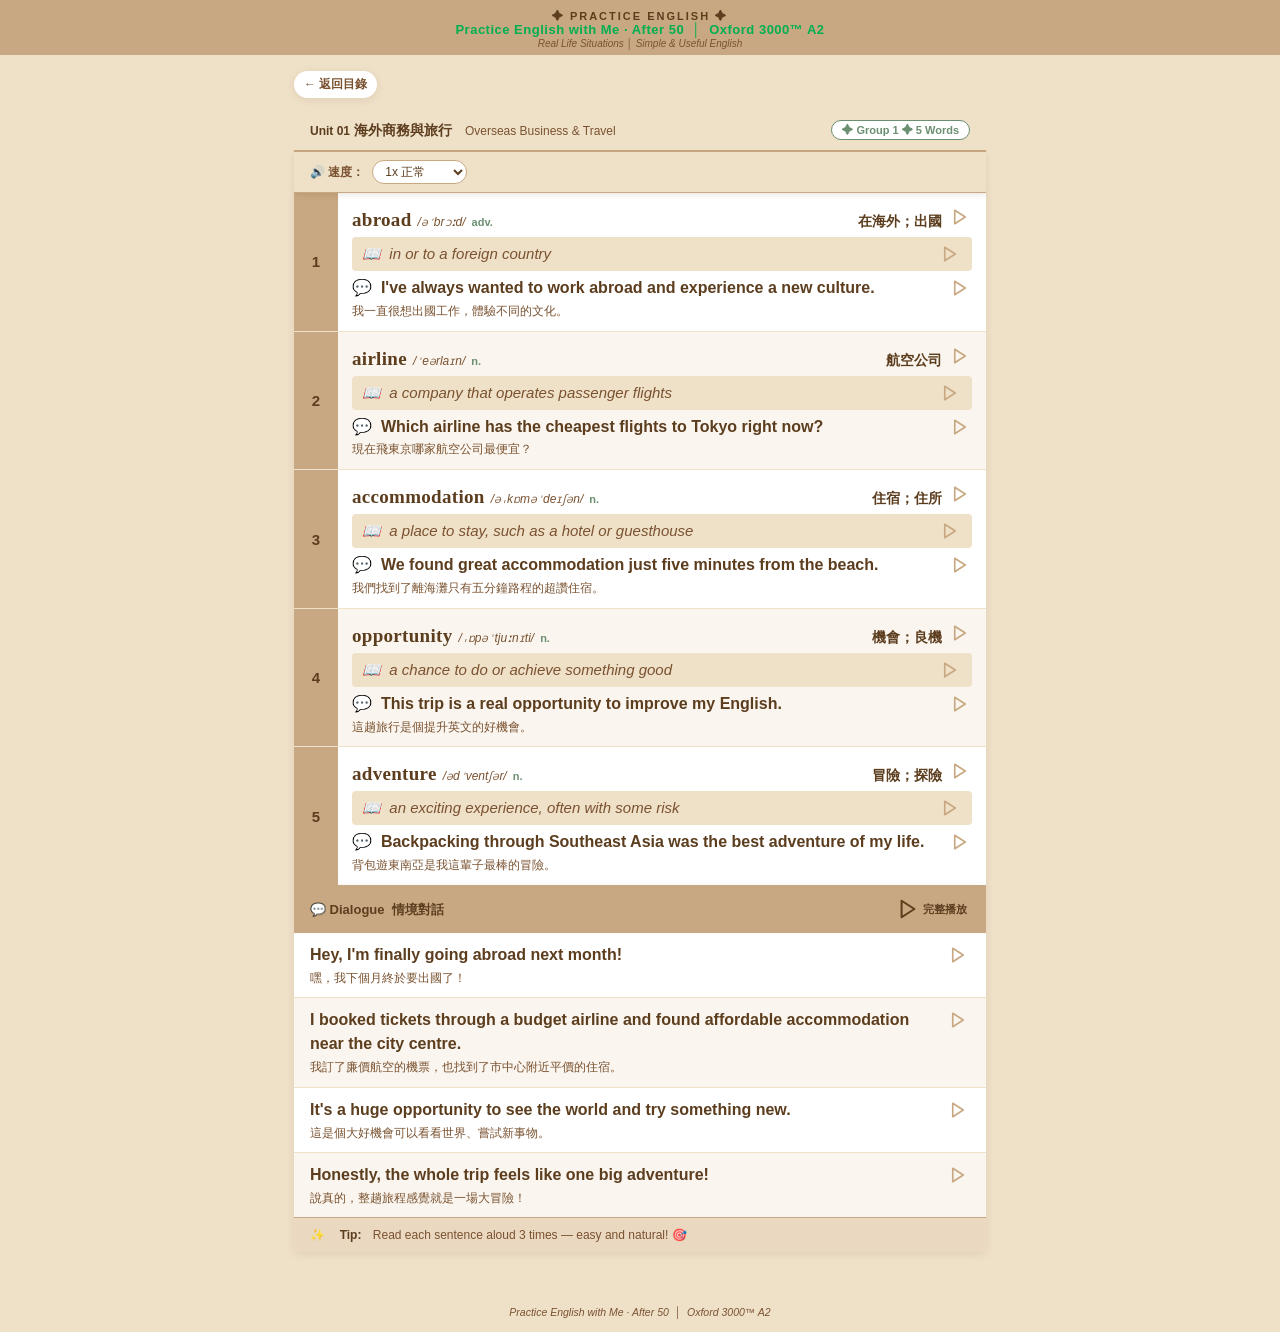
<file: U01_G01.html>
<!DOCTYPE html>
<html lang="zh-TW">
<head>
  <meta charset="UTF-8">
  <meta name="viewport" content="width=device-width, initial-scale=1.0">
  <title>U01 G01 · Overseas Business &amp; Travel | Practice English After 50</title>
  <link rel="stylesheet" href="assets/style.css">
</head>
<body>

<!-- ── HEADER ─────────────────────────────────── -->
<header class="site-header">
  <div class="brand-top">✦ Practice English ✦</div>
  <div class="brand-name">Practice English with Me · After 50 &nbsp;│&nbsp; Oxford 3000™ A2</div>
  <div class="brand-sub">Real Life Situations │ Simple &amp; Useful English</div>
</header>

<!-- ── MAIN ───────────────────────────────────── -->
<main class="unit-wrap">

  <a class="back-nav" href="index.html">
    ← 返回目錄
  </a>

  <!-- Unit title bar -->
  <div class="unit-title-bar">
    <div>
      <span class="unit-label">Unit 01</span>
      <span class="unit-title-en">海外商務與旅行</span>
      <span class="unit-title-zh">Overseas Business &amp; Travel</span>
    </div>
    <span class="group-badge">✦ Group 1 ✦ 5 Words</span>
  </div>

  <!-- ── WORD CARDS ──────────────────────────── -->

  <!-- Audio Controls Bar -->
  <div class="audio-controls-bar">
    <span style="font-size:12px;color:var(--c-text-mid);font-weight:600;">🔊 速度：</span>
    <select class="speed-select" id="speedSelect">
      <option value="1">1x 正常</option>
      <option value="0.75">0.75x 慢速</option>
      <option value="0.5">0.5x 很慢</option>
    </select>
    <button class="pause-btn" id="pauseBtn">⏸ 暫停</button>
  </div>

  <div class="word-cards">

    <!-- W01: abroad (odd = white) -->
    <div class="word-card odd">
      <div class="word-num">1</div>
      <div class="word-body">
        <div class="word-top-row">
          <span class="word-en">abroad</span>
          <span class="word-pron">/əˈbrɔːd/</span>
          <span class="word-pos">adv.</span>
          <span class="word-zh">在海外；出國</span>
          <button class="audio-btn" onclick="playAudio('W01_1')" title="唸單字">
            <svg viewBox="0 0 24 24" fill="none" stroke="currentColor" stroke-width="2.2" stroke-linecap="round" stroke-linejoin="round"><polygon points="5 3 19 12 5 21 5 3"/></svg>
          </button>
        </div>
        <div class="word-def-row">
          <span>📖 &nbsp;in or to a foreign country</span>
          <button class="audio-btn" onclick="playAudio('W01_2')" title="唸定義">
            <svg viewBox="0 0 24 24" fill="none" stroke="currentColor" stroke-width="2.2" stroke-linecap="round" stroke-linejoin="round"><polygon points="5 3 19 12 5 21 5 3"/></svg>
          </button>
        </div>
        <div class="word-ex-row">
          <div class="word-ex-en">
            <span>💬 &nbsp;I've always wanted to work <strong>abroad</strong> and experience a new culture.</span>
            <button class="audio-btn" onclick="playAudio('W01_3')" title="唸例句">
              <svg viewBox="0 0 24 24" fill="none" stroke="currentColor" stroke-width="2.2" stroke-linecap="round" stroke-linejoin="round"><polygon points="5 3 19 12 5 21 5 3"/></svg>
            </button>
          </div>
          <div class="word-ex-zh">我一直很想出國工作，體驗不同的文化。</div>
        </div>
      </div>
    </div>

    <!-- W02: airline (even = FAF5EE) -->
    <div class="word-card even">
      <div class="word-num">2</div>
      <div class="word-body">
        <div class="word-top-row">
          <span class="word-en">airline</span>
          <span class="word-pron">/ˈeərlaɪn/</span>
          <span class="word-pos">n.</span>
          <span class="word-zh">航空公司</span>
          <button class="audio-btn" onclick="playAudio('W02_1')" title="唸單字">
            <svg viewBox="0 0 24 24" fill="none" stroke="currentColor" stroke-width="2.2" stroke-linecap="round" stroke-linejoin="round"><polygon points="5 3 19 12 5 21 5 3"/></svg>
          </button>
        </div>
        <div class="word-def-row">
          <span>📖 &nbsp;a company that operates passenger flights</span>
          <button class="audio-btn" onclick="playAudio('W02_2')" title="唸定義">
            <svg viewBox="0 0 24 24" fill="none" stroke="currentColor" stroke-width="2.2" stroke-linecap="round" stroke-linejoin="round"><polygon points="5 3 19 12 5 21 5 3"/></svg>
          </button>
        </div>
        <div class="word-ex-row">
          <div class="word-ex-en">
            <span>💬 &nbsp;Which <strong>airline</strong> has the cheapest flights to Tokyo right now?</span>
            <button class="audio-btn" onclick="playAudio('W02_3')" title="唸例句">
              <svg viewBox="0 0 24 24" fill="none" stroke="currentColor" stroke-width="2.2" stroke-linecap="round" stroke-linejoin="round"><polygon points="5 3 19 12 5 21 5 3"/></svg>
            </button>
          </div>
          <div class="word-ex-zh">現在飛東京哪家航空公司最便宜？</div>
        </div>
      </div>
    </div>

    <!-- W03: accommodation (odd = white) -->
    <div class="word-card odd">
      <div class="word-num">3</div>
      <div class="word-body">
        <div class="word-top-row">
          <span class="word-en">accommodation</span>
          <span class="word-pron">/əˌkɒməˈdeɪʃən/</span>
          <span class="word-pos">n.</span>
          <span class="word-zh">住宿；住所</span>
          <button class="audio-btn" onclick="playAudio('W03_1')" title="唸單字">
            <svg viewBox="0 0 24 24" fill="none" stroke="currentColor" stroke-width="2.2" stroke-linecap="round" stroke-linejoin="round"><polygon points="5 3 19 12 5 21 5 3"/></svg>
          </button>
        </div>
        <div class="word-def-row">
          <span>📖 &nbsp;a place to stay, such as a hotel or guesthouse</span>
          <button class="audio-btn" onclick="playAudio('W03_2')" title="唸定義">
            <svg viewBox="0 0 24 24" fill="none" stroke="currentColor" stroke-width="2.2" stroke-linecap="round" stroke-linejoin="round"><polygon points="5 3 19 12 5 21 5 3"/></svg>
          </button>
        </div>
        <div class="word-ex-row">
          <div class="word-ex-en">
            <span>💬 &nbsp;We found great <strong>accommodation</strong> just five minutes from the beach.</span>
            <button class="audio-btn" onclick="playAudio('W03_3')" title="唸例句">
              <svg viewBox="0 0 24 24" fill="none" stroke="currentColor" stroke-width="2.2" stroke-linecap="round" stroke-linejoin="round"><polygon points="5 3 19 12 5 21 5 3"/></svg>
            </button>
          </div>
          <div class="word-ex-zh">我們找到了離海灘只有五分鐘路程的超讚住宿。</div>
        </div>
      </div>
    </div>

    <!-- W04: opportunity (even) -->
    <div class="word-card even">
      <div class="word-num">4</div>
      <div class="word-body">
        <div class="word-top-row">
          <span class="word-en">opportunity</span>
          <span class="word-pron">/ˌɒpəˈtjuːnɪti/</span>
          <span class="word-pos">n.</span>
          <span class="word-zh">機會；良機</span>
          <button class="audio-btn" onclick="playAudio('W04_1')" title="唸單字">
            <svg viewBox="0 0 24 24" fill="none" stroke="currentColor" stroke-width="2.2" stroke-linecap="round" stroke-linejoin="round"><polygon points="5 3 19 12 5 21 5 3"/></svg>
          </button>
        </div>
        <div class="word-def-row">
          <span>📖 &nbsp;a chance to do or achieve something good</span>
          <button class="audio-btn" onclick="playAudio('W04_2')" title="唸定義">
            <svg viewBox="0 0 24 24" fill="none" stroke="currentColor" stroke-width="2.2" stroke-linecap="round" stroke-linejoin="round"><polygon points="5 3 19 12 5 21 5 3"/></svg>
          </button>
        </div>
        <div class="word-ex-row">
          <div class="word-ex-en">
            <span>💬 &nbsp;This trip is a real <strong>opportunity</strong> to improve my English.</span>
            <button class="audio-btn" onclick="playAudio('W04_3')" title="唸例句">
              <svg viewBox="0 0 24 24" fill="none" stroke="currentColor" stroke-width="2.2" stroke-linecap="round" stroke-linejoin="round"><polygon points="5 3 19 12 5 21 5 3"/></svg>
            </button>
          </div>
          <div class="word-ex-zh">這趟旅行是個提升英文的好機會。</div>
        </div>
      </div>
    </div>

    <!-- W05: adventure (odd = white) -->
    <div class="word-card odd">
      <div class="word-num">5</div>
      <div class="word-body">
        <div class="word-top-row">
          <span class="word-en">adventure</span>
          <span class="word-pron">/ədˈventʃər/</span>
          <span class="word-pos">n.</span>
          <span class="word-zh">冒險；探險</span>
          <button class="audio-btn" onclick="playAudio('W05_1')" title="唸單字">
            <svg viewBox="0 0 24 24" fill="none" stroke="currentColor" stroke-width="2.2" stroke-linecap="round" stroke-linejoin="round"><polygon points="5 3 19 12 5 21 5 3"/></svg>
          </button>
        </div>
        <div class="word-def-row">
          <span>📖 &nbsp;an exciting experience, often with some risk</span>
          <button class="audio-btn" onclick="playAudio('W05_2')" title="唸定義">
            <svg viewBox="0 0 24 24" fill="none" stroke="currentColor" stroke-width="2.2" stroke-linecap="round" stroke-linejoin="round"><polygon points="5 3 19 12 5 21 5 3"/></svg>
          </button>
        </div>
        <div class="word-ex-row">
          <div class="word-ex-en">
            <span>💬 &nbsp;Backpacking through Southeast Asia was the best <strong>adventure</strong> of my life.</span>
            <button class="audio-btn" onclick="playAudio('W05_3')" title="唸例句">
              <svg viewBox="0 0 24 24" fill="none" stroke="currentColor" stroke-width="2.2" stroke-linecap="round" stroke-linejoin="round"><polygon points="5 3 19 12 5 21 5 3"/></svg>
            </button>
          </div>
          <div class="word-ex-zh">背包遊東南亞是我這輩子最棒的冒險。</div>
        </div>
      </div>
    </div>

  </div><!-- /word-cards -->

  <!-- ── DIALOGUE ────────────────────────────── -->
  <div class="dialogue-section">
    <div class="dialogue-header">
      <div>
        <span class="dialogue-header-label">💬 Dialogue &nbsp;情境對話</span>
      </div>
      <button class="audio-btn" style="color:#5C3D1E;" onclick="playAudio('D_full')" title="播放完整對話">
        <svg viewBox="0 0 24 24" fill="none" stroke="currentColor" stroke-width="2.2" stroke-linecap="round" stroke-linejoin="round" style="width:22px;height:22px;"><polygon points="5 3 19 12 5 21 5 3"/></svg>
        <span style="font-size:11px;font-weight:700;margin-left:4px;color:#5C3D1E;">完整播放</span>
      </button>
    </div>

    <div class="dialogue-lines">

      <div class="dialogue-line">
        <div class="dialogue-text">
          <div class="dialogue-en">Hey, I'm finally going <strong>abroad</strong> next month!</div>
          <div class="dialogue-zh">嘿，我下個月終於要出國了！</div>
        </div>
        <button class="audio-btn" onclick="playAudio('D01')" title="播放這句">
          <svg viewBox="0 0 24 24" fill="none" stroke="currentColor" stroke-width="2.2" stroke-linecap="round" stroke-linejoin="round"><polygon points="5 3 19 12 5 21 5 3"/></svg>
        </button>
      </div>

      <div class="dialogue-line">
        <div class="dialogue-text">
          <div class="dialogue-en">I booked tickets through a budget <strong>airline</strong> and found affordable <strong>accommodation</strong> near the city centre.</div>
          <div class="dialogue-zh">我訂了廉價航空的機票，也找到了市中心附近平價的住宿。</div>
        </div>
        <button class="audio-btn" onclick="playAudio('D02')" title="播放這句">
          <svg viewBox="0 0 24 24" fill="none" stroke="currentColor" stroke-width="2.2" stroke-linecap="round" stroke-linejoin="round"><polygon points="5 3 19 12 5 21 5 3"/></svg>
        </button>
      </div>

      <div class="dialogue-line">
        <div class="dialogue-text">
          <div class="dialogue-en">It's a huge <strong>opportunity</strong> to see the world and try something new.</div>
          <div class="dialogue-zh">這是個大好機會可以看看世界、嘗試新事物。</div>
        </div>
        <button class="audio-btn" onclick="playAudio('D03')" title="播放這句">
          <svg viewBox="0 0 24 24" fill="none" stroke="currentColor" stroke-width="2.2" stroke-linecap="round" stroke-linejoin="round"><polygon points="5 3 19 12 5 21 5 3"/></svg>
        </button>
      </div>

      <div class="dialogue-line">
        <div class="dialogue-text">
          <div class="dialogue-en">Honestly, the whole trip feels like one big <strong>adventure</strong>!</div>
          <div class="dialogue-zh">說真的，整趟旅程感覺就是一場大冒險！</div>
        </div>
        <button class="audio-btn" onclick="playAudio('D04')" title="播放這句">
          <svg viewBox="0 0 24 24" fill="none" stroke="currentColor" stroke-width="2.2" stroke-linecap="round" stroke-linejoin="round"><polygon points="5 3 19 12 5 21 5 3"/></svg>
        </button>
      </div>

    </div><!-- /dialogue-lines -->

    <div class="tip-bar">
      ✨ &nbsp;<strong>Tip:</strong> &nbsp;Read each sentence aloud 3 times — easy and natural! 🎯
    </div>

  </div><!-- /dialogue-section -->

</main>

<footer class="site-footer">
  Practice English with Me · After 50 &nbsp;│&nbsp; Oxford 3000™ A2
</footer>

<!-- ── AUDIO ENGINE ────────────────────────────── -->


<script>
  const AUDIO_MAP = {
    'W01_1': 'assets/audio/U01_G01/W01_1.mp3',
    'W01_2': 'assets/audio/U01_G01/W01_2.mp3',
    'W01_3': 'assets/audio/U01_G01/W01_3.mp3',
    'W02_1': 'assets/audio/U01_G01/W02_1.mp3',
    'W02_2': 'assets/audio/U01_G01/W02_2.mp3',
    'W02_3': 'assets/audio/U01_G01/W02_3.mp3',
    'W03_1': 'assets/audio/U01_G01/W03_1.mp3',
    'W03_2': 'assets/audio/U01_G01/W03_2.mp3',
    'W03_3': 'assets/audio/U01_G01/W03_3.mp3',
    'W04_1': 'assets/audio/U01_G01/W04_1.mp3',
    'W04_2': 'assets/audio/U01_G01/W04_2.mp3',
    'W04_3': 'assets/audio/U01_G01/W04_3.mp3',
    'W05_1': 'assets/audio/U01_G01/W05_1.mp3',
    'W05_2': 'assets/audio/U01_G01/W05_2.mp3',
    'W05_3': 'assets/audio/U01_G01/W05_3.mp3',
    'D_full': 'assets/audio/U01_G01/D_full.mp3',
    'D01':    'assets/audio/U01_G01/D01.mp3',
    'D02':    'assets/audio/U01_G01/D02.mp3',
    'D03':    'assets/audio/U01_G01/D03.mp3',
    'D04':    'assets/audio/U01_G01/D04.mp3',
  };

  let currentAudio = null;
  let currentBtn   = null;

  function playAudio(key) {
    const src = AUDIO_MAP[key];
    if (!src) return;
    if (currentAudio) {
      currentAudio.pause();
      currentAudio.currentTime = 0;
      if (currentBtn) currentBtn.classList.remove('playing');
      document.getElementById('pauseBtn').classList.remove('visible');
      document.getElementById('pauseBtn').textContent = '⏸ 暫停';
    }
    const btn = event.currentTarget;
    const audio = new Audio(src);
    const speed = parseFloat(document.getElementById('speedSelect').value);
    audio.playbackRate = speed;
    currentAudio = audio;
    currentBtn   = btn;
    btn.classList.add('playing');
    audio.play().catch(() => {});

    const pauseBtn = document.getElementById('pauseBtn');
    pauseBtn.classList.add('visible');
    pauseBtn.textContent = '⏸ 暫停';

    audio.addEventListener('ended', () => {
      btn.classList.remove('playing');
      pauseBtn.classList.remove('visible');
      pauseBtn.textContent = '⏸ 暫停';
      currentAudio = null;
      currentBtn   = null;
    });
  }

  document.getElementById('speedSelect').addEventListener('change', function() {
    if (currentAudio) currentAudio.playbackRate = parseFloat(this.value);
  });

  document.getElementById('pauseBtn').addEventListener('click', function() {
    if (!currentAudio) return;
    if (currentAudio.paused) {
      currentAudio.play();
      this.textContent = '⏸ 暫停';
      if (currentBtn) currentBtn.classList.add('playing');
    } else {
      currentAudio.pause();
      this.textContent = '▶ 繼續';
      if (currentBtn) currentBtn.classList.remove('playing');
    }
  });
</script>

</body>
</html>
</file>
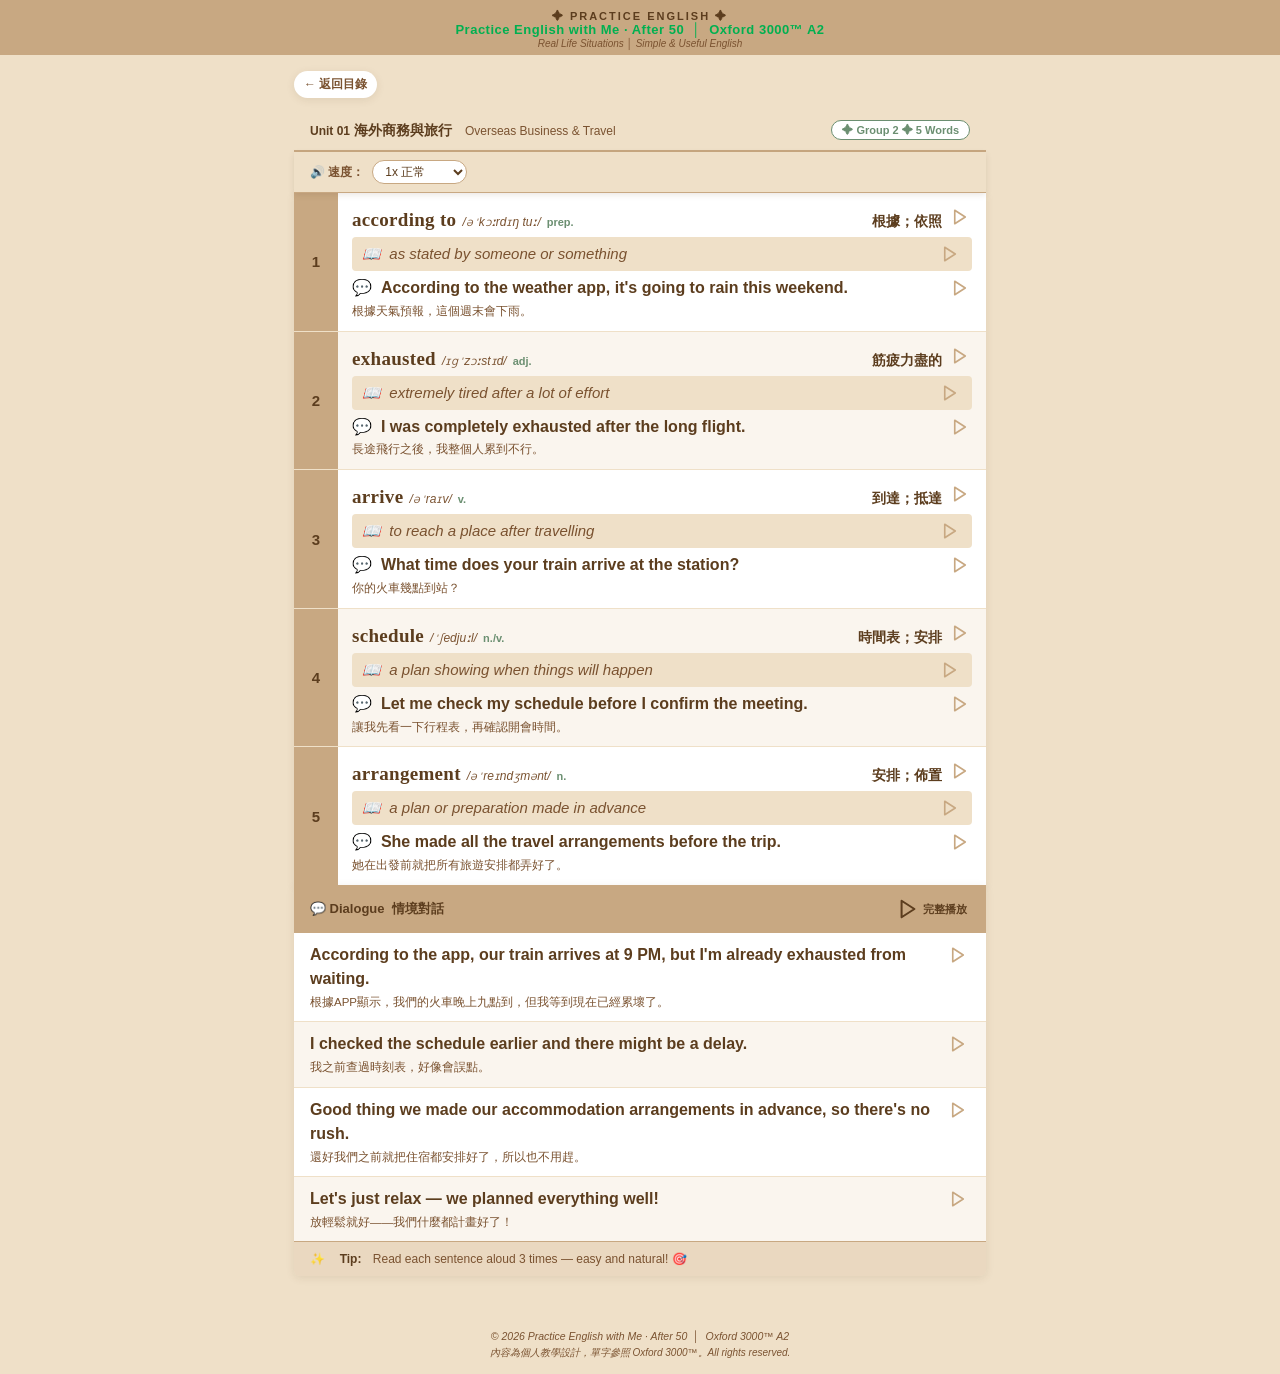
<file: U01_G02.html>
<!DOCTYPE html>
<html lang="zh-TW">
<head>
  <meta charset="UTF-8">
  <meta name="viewport" content="width=device-width, initial-scale=1.0">
  <title>U01 G02 · Overseas Business &amp; Travel | Practice English After 50</title>
  <link rel="stylesheet" href="assets/style.css">
</head>
<body>

<header class="site-header">
  <div class="brand-top">✦ Practice English ✦</div>
  <div class="brand-name">Practice English with Me · After 50 &nbsp;│&nbsp; Oxford 3000™ A2</div>
  <div class="brand-sub">Real Life Situations │ Simple &amp; Useful English</div>
</header>

<main class="unit-wrap">

  <a class="back-nav" href="index.html">← 返回目錄</a>

  <div class="unit-title-bar">
    <div>
      <span class="unit-label">Unit 01</span>
      <span class="unit-title-en">海外商務與旅行</span>
      <span class="unit-title-zh">Overseas Business &amp; Travel</span>
    </div>
    <span class="group-badge">✦ Group 2 ✦ 5 Words</span>
  </div>


  <div class="audio-controls-bar">
    <span style="font-size:12px;color:var(--c-text-mid);font-weight:600;">🔊 速度：</span>
    <select class="speed-select" id="speedSelect">
      <option value="1">1x 正常</option>
      <option value="0.75">0.75x 慢速</option>
      <option value="0.5">0.5x 很慢</option>
    </select>
    <button class="pause-btn" id="pauseBtn">⏸ 暫停</button>
  </div>

  <div class="word-cards">

    <!-- W01: according to (odd) -->
    <div class="word-card odd">
      <div class="word-num">1</div>
      <div class="word-body">
        <div class="word-top-row">
          <span class="word-en">according to</span>
          <span class="word-pron">/əˈkɔːrdɪŋ tuː/</span>
          <span class="word-pos">prep.</span>
          <span class="word-zh">根據；依照</span>
          <button class="audio-btn" onclick="playAudio('W01_1')" title="唸單字">
            <svg viewBox="0 0 24 24" fill="none" stroke="currentColor" stroke-width="2.2" stroke-linecap="round" stroke-linejoin="round"><polygon points="5 3 19 12 5 21 5 3"/></svg>
          </button>
        </div>
        <div class="word-def-row">
          <span>📖 &nbsp;as stated by someone or something</span>
          <button class="audio-btn" onclick="playAudio('W01_2')" title="唸定義">
            <svg viewBox="0 0 24 24" fill="none" stroke="currentColor" stroke-width="2.2" stroke-linecap="round" stroke-linejoin="round"><polygon points="5 3 19 12 5 21 5 3"/></svg>
          </button>
        </div>
        <div class="word-ex-row">
          <div class="word-ex-en">
            <span>💬 &nbsp;<strong>According to</strong> the weather app, it's going to rain this weekend.</span>
            <button class="audio-btn" onclick="playAudio('W01_3')" title="唸例句">
              <svg viewBox="0 0 24 24" fill="none" stroke="currentColor" stroke-width="2.2" stroke-linecap="round" stroke-linejoin="round"><polygon points="5 3 19 12 5 21 5 3"/></svg>
            </button>
          </div>
          <div class="word-ex-zh">根據天氣預報，這個週末會下雨。</div>
        </div>
      </div>
    </div>

    <!-- W02: exhausted (even) -->
    <div class="word-card even">
      <div class="word-num">2</div>
      <div class="word-body">
        <div class="word-top-row">
          <span class="word-en">exhausted</span>
          <span class="word-pron">/ɪɡˈzɔːstɪd/</span>
          <span class="word-pos">adj.</span>
          <span class="word-zh">筋疲力盡的</span>
          <button class="audio-btn" onclick="playAudio('W02_1')" title="唸單字">
            <svg viewBox="0 0 24 24" fill="none" stroke="currentColor" stroke-width="2.2" stroke-linecap="round" stroke-linejoin="round"><polygon points="5 3 19 12 5 21 5 3"/></svg>
          </button>
        </div>
        <div class="word-def-row">
          <span>📖 &nbsp;extremely tired after a lot of effort</span>
          <button class="audio-btn" onclick="playAudio('W02_2')" title="唸定義">
            <svg viewBox="0 0 24 24" fill="none" stroke="currentColor" stroke-width="2.2" stroke-linecap="round" stroke-linejoin="round"><polygon points="5 3 19 12 5 21 5 3"/></svg>
          </button>
        </div>
        <div class="word-ex-row">
          <div class="word-ex-en">
            <span>💬 &nbsp;I was completely <strong>exhausted</strong> after the long flight.</span>
            <button class="audio-btn" onclick="playAudio('W02_3')" title="唸例句">
              <svg viewBox="0 0 24 24" fill="none" stroke="currentColor" stroke-width="2.2" stroke-linecap="round" stroke-linejoin="round"><polygon points="5 3 19 12 5 21 5 3"/></svg>
            </button>
          </div>
          <div class="word-ex-zh">長途飛行之後，我整個人累到不行。</div>
        </div>
      </div>
    </div>

    <!-- W03: arrive (odd) -->
    <div class="word-card odd">
      <div class="word-num">3</div>
      <div class="word-body">
        <div class="word-top-row">
          <span class="word-en">arrive</span>
          <span class="word-pron">/əˈraɪv/</span>
          <span class="word-pos">v.</span>
          <span class="word-zh">到達；抵達</span>
          <button class="audio-btn" onclick="playAudio('W03_1')" title="唸單字">
            <svg viewBox="0 0 24 24" fill="none" stroke="currentColor" stroke-width="2.2" stroke-linecap="round" stroke-linejoin="round"><polygon points="5 3 19 12 5 21 5 3"/></svg>
          </button>
        </div>
        <div class="word-def-row">
          <span>📖 &nbsp;to reach a place after travelling</span>
          <button class="audio-btn" onclick="playAudio('W03_2')" title="唸定義">
            <svg viewBox="0 0 24 24" fill="none" stroke="currentColor" stroke-width="2.2" stroke-linecap="round" stroke-linejoin="round"><polygon points="5 3 19 12 5 21 5 3"/></svg>
          </button>
        </div>
        <div class="word-ex-row">
          <div class="word-ex-en">
            <span>💬 &nbsp;What time does your train <strong>arrive</strong> at the station?</span>
            <button class="audio-btn" onclick="playAudio('W03_3')" title="唸例句">
              <svg viewBox="0 0 24 24" fill="none" stroke="currentColor" stroke-width="2.2" stroke-linecap="round" stroke-linejoin="round"><polygon points="5 3 19 12 5 21 5 3"/></svg>
            </button>
          </div>
          <div class="word-ex-zh">你的火車幾點到站？</div>
        </div>
      </div>
    </div>

    <!-- W04: schedule (even) -->
    <div class="word-card even">
      <div class="word-num">4</div>
      <div class="word-body">
        <div class="word-top-row">
          <span class="word-en">schedule</span>
          <span class="word-pron">/ˈʃedjuːl/</span>
          <span class="word-pos">n./v.</span>
          <span class="word-zh">時間表；安排</span>
          <button class="audio-btn" onclick="playAudio('W04_1')" title="唸單字">
            <svg viewBox="0 0 24 24" fill="none" stroke="currentColor" stroke-width="2.2" stroke-linecap="round" stroke-linejoin="round"><polygon points="5 3 19 12 5 21 5 3"/></svg>
          </button>
        </div>
        <div class="word-def-row">
          <span>📖 &nbsp;a plan showing when things will happen</span>
          <button class="audio-btn" onclick="playAudio('W04_2')" title="唸定義">
            <svg viewBox="0 0 24 24" fill="none" stroke="currentColor" stroke-width="2.2" stroke-linecap="round" stroke-linejoin="round"><polygon points="5 3 19 12 5 21 5 3"/></svg>
          </button>
        </div>
        <div class="word-ex-row">
          <div class="word-ex-en">
            <span>💬 &nbsp;Let me check my <strong>schedule</strong> before I confirm the meeting.</span>
            <button class="audio-btn" onclick="playAudio('W04_3')" title="唸例句">
              <svg viewBox="0 0 24 24" fill="none" stroke="currentColor" stroke-width="2.2" stroke-linecap="round" stroke-linejoin="round"><polygon points="5 3 19 12 5 21 5 3"/></svg>
            </button>
          </div>
          <div class="word-ex-zh">讓我先看一下行程表，再確認開會時間。</div>
        </div>
      </div>
    </div>

    <!-- W05: arrangement (odd) -->
    <div class="word-card odd">
      <div class="word-num">5</div>
      <div class="word-body">
        <div class="word-top-row">
          <span class="word-en">arrangement</span>
          <span class="word-pron">/əˈreɪndʒmənt/</span>
          <span class="word-pos">n.</span>
          <span class="word-zh">安排；佈置</span>
          <button class="audio-btn" onclick="playAudio('W05_1')" title="唸單字">
            <svg viewBox="0 0 24 24" fill="none" stroke="currentColor" stroke-width="2.2" stroke-linecap="round" stroke-linejoin="round"><polygon points="5 3 19 12 5 21 5 3"/></svg>
          </button>
        </div>
        <div class="word-def-row">
          <span>📖 &nbsp;a plan or preparation made in advance</span>
          <button class="audio-btn" onclick="playAudio('W05_2')" title="唸定義">
            <svg viewBox="0 0 24 24" fill="none" stroke="currentColor" stroke-width="2.2" stroke-linecap="round" stroke-linejoin="round"><polygon points="5 3 19 12 5 21 5 3"/></svg>
          </button>
        </div>
        <div class="word-ex-row">
          <div class="word-ex-en">
            <span>💬 &nbsp;She made all the travel <strong>arrangements</strong> before the trip.</span>
            <button class="audio-btn" onclick="playAudio('W05_3')" title="唸例句">
              <svg viewBox="0 0 24 24" fill="none" stroke="currentColor" stroke-width="2.2" stroke-linecap="round" stroke-linejoin="round"><polygon points="5 3 19 12 5 21 5 3"/></svg>
            </button>
          </div>
          <div class="word-ex-zh">她在出發前就把所有旅遊安排都弄好了。</div>
        </div>
      </div>
    </div>

  </div><!-- /word-cards -->

  <!-- DIALOGUE -->
  <div class="dialogue-section">
    <div class="dialogue-header">
      <span class="dialogue-header-label">💬 Dialogue &nbsp;情境對話</span>
      <button class="audio-btn" style="color:#5C3D1E;" onclick="playAudio('D_full')" title="播放完整對話">
        <svg viewBox="0 0 24 24" fill="none" stroke="currentColor" stroke-width="2.2" stroke-linecap="round" stroke-linejoin="round" style="width:22px;height:22px;"><polygon points="5 3 19 12 5 21 5 3"/></svg>
        <span style="font-size:11px;font-weight:700;margin-left:4px;color:#5C3D1E;">完整播放</span>
      </button>
    </div>
    <div class="dialogue-lines">

      <div class="dialogue-line">
        <div class="dialogue-text">
          <div class="dialogue-en"><strong>According to</strong> the app, our train <strong>arrives</strong> at 9 PM, but I'm already <strong>exhausted</strong> from waiting.</div>
          <div class="dialogue-zh">根據APP顯示，我們的火車晚上九點到，但我等到現在已經累壞了。</div>
        </div>
        <button class="audio-btn" onclick="playAudio('D01')">
          <svg viewBox="0 0 24 24" fill="none" stroke="currentColor" stroke-width="2.2" stroke-linecap="round" stroke-linejoin="round"><polygon points="5 3 19 12 5 21 5 3"/></svg>
        </button>
      </div>

      <div class="dialogue-line">
        <div class="dialogue-text">
          <div class="dialogue-en">I checked the <strong>schedule</strong> earlier and there might be a delay.</div>
          <div class="dialogue-zh">我之前查過時刻表，好像會誤點。</div>
        </div>
        <button class="audio-btn" onclick="playAudio('D02')">
          <svg viewBox="0 0 24 24" fill="none" stroke="currentColor" stroke-width="2.2" stroke-linecap="round" stroke-linejoin="round"><polygon points="5 3 19 12 5 21 5 3"/></svg>
        </button>
      </div>

      <div class="dialogue-line">
        <div class="dialogue-text">
          <div class="dialogue-en">Good thing we made our accommodation <strong>arrangements</strong> in advance, so there's no rush.</div>
          <div class="dialogue-zh">還好我們之前就把住宿都安排好了，所以也不用趕。</div>
        </div>
        <button class="audio-btn" onclick="playAudio('D03')">
          <svg viewBox="0 0 24 24" fill="none" stroke="currentColor" stroke-width="2.2" stroke-linecap="round" stroke-linejoin="round"><polygon points="5 3 19 12 5 21 5 3"/></svg>
        </button>
      </div>

      <div class="dialogue-line">
        <div class="dialogue-text">
          <div class="dialogue-en">Let's just relax — we planned everything well!</div>
          <div class="dialogue-zh">放輕鬆就好——我們什麼都計畫好了！</div>
        </div>
        <button class="audio-btn" onclick="playAudio('D04')">
          <svg viewBox="0 0 24 24" fill="none" stroke="currentColor" stroke-width="2.2" stroke-linecap="round" stroke-linejoin="round"><polygon points="5 3 19 12 5 21 5 3"/></svg>
        </button>
      </div>

    </div>
    <div class="tip-bar">
      ✨ &nbsp;<strong>Tip:</strong> &nbsp;Read each sentence aloud 3 times — easy and natural! 🎯
    </div>
  </div>

</main>

<footer class="site-footer">
  <p>© 2026 Practice English with Me · After 50 &nbsp;│&nbsp; Oxford 3000™ A2</p>
  <p style="margin-top:4px;font-size:10px;">內容為個人教學設計，單字參照 Oxford 3000™。All rights reserved.</p>
</footer>



<script>
  const AUDIO_MAP = {
    'W01_1': 'assets/audio/U01_G02/W01_1.mp3',
    'W01_2': 'assets/audio/U01_G02/W01_2.mp3',
    'W01_3': 'assets/audio/U01_G02/W01_3.mp3',
    'W02_1': 'assets/audio/U01_G02/W02_1.mp3',
    'W02_2': 'assets/audio/U01_G02/W02_2.mp3',
    'W02_3': 'assets/audio/U01_G02/W02_3.mp3',
    'W03_1': 'assets/audio/U01_G02/W03_1.mp3',
    'W03_2': 'assets/audio/U01_G02/W03_2.mp3',
    'W03_3': 'assets/audio/U01_G02/W03_3.mp3',
    'W04_1': 'assets/audio/U01_G02/W04_1.mp3',
    'W04_2': 'assets/audio/U01_G02/W04_2.mp3',
    'W04_3': 'assets/audio/U01_G02/W04_3.mp3',
    'W05_1': 'assets/audio/U01_G02/W05_1.mp3',
    'W05_2': 'assets/audio/U01_G02/W05_2.mp3',
    'W05_3': 'assets/audio/U01_G02/W05_3.mp3',
    'D_full': 'assets/audio/U01_G02/D_full.mp3',
    'D01':    'assets/audio/U01_G02/D01.mp3',
    'D02':    'assets/audio/U01_G02/D02.mp3',
    'D03':    'assets/audio/U01_G02/D03.mp3',
    'D04':    'assets/audio/U01_G02/D04.mp3',
  };

  let currentAudio = null;
  let currentBtn   = null;

  function playAudio(key) {
    const src = AUDIO_MAP[key];
    if (!src) return;
    if (currentAudio) {
      currentAudio.pause();
      currentAudio.currentTime = 0;
      if (currentBtn) currentBtn.classList.remove('playing');
      document.getElementById('pauseBtn').classList.remove('visible');
      document.getElementById('pauseBtn').textContent = '⏸ 暫停';
    }
    const btn = event.currentTarget;
    const audio = new Audio(src);
    const speed = parseFloat(document.getElementById('speedSelect').value);
    audio.playbackRate = speed;
    currentAudio = audio;
    currentBtn   = btn;
    btn.classList.add('playing');
    audio.play().catch(() => {});

    const pauseBtn = document.getElementById('pauseBtn');
    pauseBtn.classList.add('visible');
    pauseBtn.textContent = '⏸ 暫停';

    audio.addEventListener('ended', () => {
      btn.classList.remove('playing');
      pauseBtn.classList.remove('visible');
      pauseBtn.textContent = '⏸ 暫停';
      currentAudio = null;
      currentBtn   = null;
    });
  }

  document.getElementById('speedSelect').addEventListener('change', function() {
    if (currentAudio) currentAudio.playbackRate = parseFloat(this.value);
  });

  document.getElementById('pauseBtn').addEventListener('click', function() {
    if (!currentAudio) return;
    if (currentAudio.paused) {
      currentAudio.play();
      this.textContent = '⏸ 暫停';
      if (currentBtn) currentBtn.classList.add('playing');
    } else {
      currentAudio.pause();
      this.textContent = '▶ 繼續';
      if (currentBtn) currentBtn.classList.remove('playing');
    }
  });
</script>

</body>
</html>
</file>
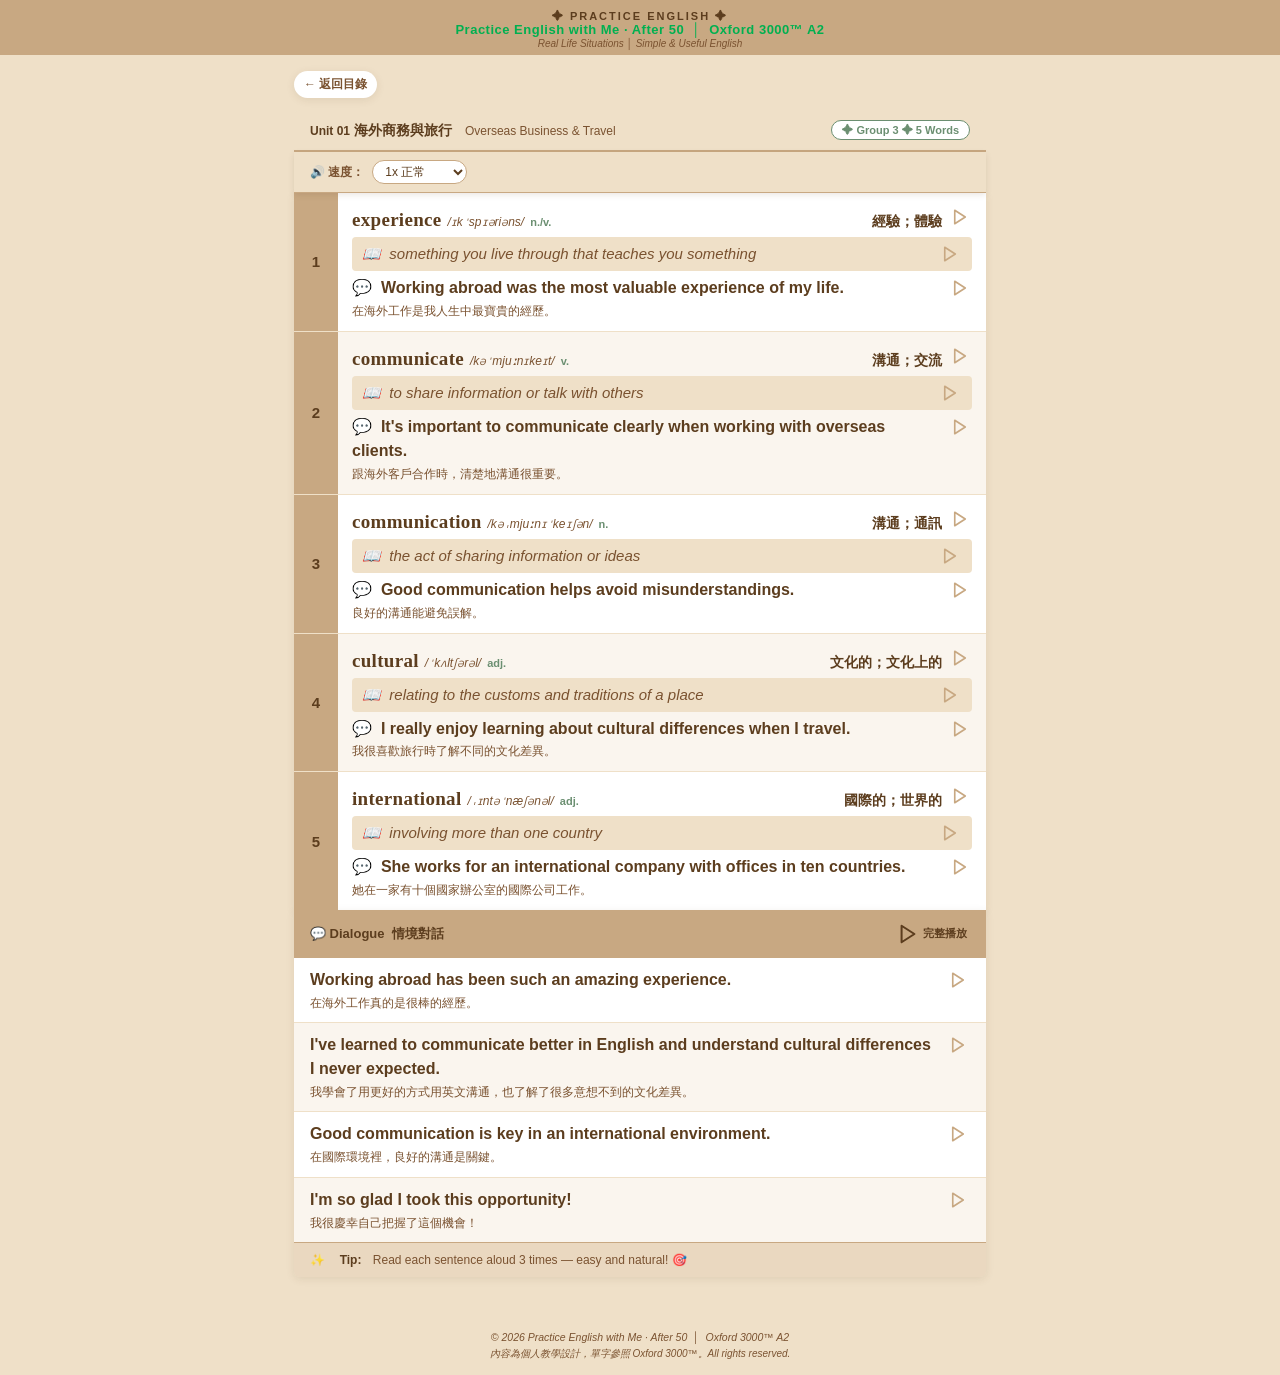
<file: U01_G03.html>
<!DOCTYPE html>
<html lang="zh-TW">
<head>
  <meta charset="UTF-8">
  <meta name="viewport" content="width=device-width, initial-scale=1.0">
  <title>U01 G03 · Overseas Business &amp; Travel | Practice English After 50</title>
  <link rel="stylesheet" href="assets/style.css">
</head>
<body>

<header class="site-header">
  <div class="brand-top">✦ Practice English ✦</div>
  <div class="brand-name">Practice English with Me · After 50 &nbsp;│&nbsp; Oxford 3000™ A2</div>
  <div class="brand-sub">Real Life Situations │ Simple &amp; Useful English</div>
</header>

<main class="unit-wrap">

  <a class="back-nav" href="index.html">← 返回目錄</a>

  <div class="unit-title-bar">
    <div>
      <span class="unit-label">Unit 01</span>
      <span class="unit-title-en">海外商務與旅行</span>
      <span class="unit-title-zh">Overseas Business &amp; Travel</span>
    </div>
    <span class="group-badge">✦ Group 3 ✦ 5 Words</span>
  </div>

  <!-- Audio Controls Bar -->
  <div class="audio-controls-bar">
    <span style="font-size:12px;color:var(--c-text-mid);font-weight:600;">🔊 速度：</span>
    <select class="speed-select" id="speedSelect">
      <option value="1">1x 正常</option>
      <option value="0.75">0.75x 慢速</option>
      <option value="0.5">0.5x 很慢</option>
    </select>
    <button class="pause-btn" id="pauseBtn">⏸ 暫停</button>
  </div>

  <div class="word-cards">

    <!-- W01: experience (odd) -->
    <div class="word-card odd">
      <div class="word-num">1</div>
      <div class="word-body">
        <div class="word-top-row">
          <span class="word-en">experience</span>
          <span class="word-pron">/ɪkˈspɪəriəns/</span>
          <span class="word-pos">n./v.</span>
          <span class="word-zh">經驗；體驗</span>
          <button class="audio-btn" onclick="playAudio('W01_1')" title="唸單字">
            <svg viewBox="0 0 24 24" fill="none" stroke="currentColor" stroke-width="2.2" stroke-linecap="round" stroke-linejoin="round"><polygon points="5 3 19 12 5 21 5 3"/></svg>
          </button>
        </div>
        <div class="word-def-row">
          <span>📖 &nbsp;something you live through that teaches you something</span>
          <button class="audio-btn" onclick="playAudio('W01_2')" title="唸定義">
            <svg viewBox="0 0 24 24" fill="none" stroke="currentColor" stroke-width="2.2" stroke-linecap="round" stroke-linejoin="round"><polygon points="5 3 19 12 5 21 5 3"/></svg>
          </button>
        </div>
        <div class="word-ex-row">
          <div class="word-ex-en">
            <span>💬 &nbsp;Working abroad was the most valuable <strong>experience</strong> of my life.</span>
            <button class="audio-btn" onclick="playAudio('W01_3')" title="唸例句">
              <svg viewBox="0 0 24 24" fill="none" stroke="currentColor" stroke-width="2.2" stroke-linecap="round" stroke-linejoin="round"><polygon points="5 3 19 12 5 21 5 3"/></svg>
            </button>
          </div>
          <div class="word-ex-zh">在海外工作是我人生中最寶貴的經歷。</div>
        </div>
      </div>
    </div>

    <!-- W02: communicate (even) -->
    <div class="word-card even">
      <div class="word-num">2</div>
      <div class="word-body">
        <div class="word-top-row">
          <span class="word-en">communicate</span>
          <span class="word-pron">/kəˈmjuːnɪkeɪt/</span>
          <span class="word-pos">v.</span>
          <span class="word-zh">溝通；交流</span>
          <button class="audio-btn" onclick="playAudio('W02_1')" title="唸單字">
            <svg viewBox="0 0 24 24" fill="none" stroke="currentColor" stroke-width="2.2" stroke-linecap="round" stroke-linejoin="round"><polygon points="5 3 19 12 5 21 5 3"/></svg>
          </button>
        </div>
        <div class="word-def-row">
          <span>📖 &nbsp;to share information or talk with others</span>
          <button class="audio-btn" onclick="playAudio('W02_2')" title="唸定義">
            <svg viewBox="0 0 24 24" fill="none" stroke="currentColor" stroke-width="2.2" stroke-linecap="round" stroke-linejoin="round"><polygon points="5 3 19 12 5 21 5 3"/></svg>
          </button>
        </div>
        <div class="word-ex-row">
          <div class="word-ex-en">
            <span>💬 &nbsp;It's important to <strong>communicate</strong> clearly when working with overseas clients.</span>
            <button class="audio-btn" onclick="playAudio('W02_3')" title="唸例句">
              <svg viewBox="0 0 24 24" fill="none" stroke="currentColor" stroke-width="2.2" stroke-linecap="round" stroke-linejoin="round"><polygon points="5 3 19 12 5 21 5 3"/></svg>
            </button>
          </div>
          <div class="word-ex-zh">跟海外客戶合作時，清楚地溝通很重要。</div>
        </div>
      </div>
    </div>

    <!-- W03: communication (odd) -->
    <div class="word-card odd">
      <div class="word-num">3</div>
      <div class="word-body">
        <div class="word-top-row">
          <span class="word-en">communication</span>
          <span class="word-pron">/kəˌmjuːnɪˈkeɪʃən/</span>
          <span class="word-pos">n.</span>
          <span class="word-zh">溝通；通訊</span>
          <button class="audio-btn" onclick="playAudio('W03_1')" title="唸單字">
            <svg viewBox="0 0 24 24" fill="none" stroke="currentColor" stroke-width="2.2" stroke-linecap="round" stroke-linejoin="round"><polygon points="5 3 19 12 5 21 5 3"/></svg>
          </button>
        </div>
        <div class="word-def-row">
          <span>📖 &nbsp;the act of sharing information or ideas</span>
          <button class="audio-btn" onclick="playAudio('W03_2')" title="唸定義">
            <svg viewBox="0 0 24 24" fill="none" stroke="currentColor" stroke-width="2.2" stroke-linecap="round" stroke-linejoin="round"><polygon points="5 3 19 12 5 21 5 3"/></svg>
          </button>
        </div>
        <div class="word-ex-row">
          <div class="word-ex-en">
            <span>💬 &nbsp;Good <strong>communication</strong> helps avoid misunderstandings.</span>
            <button class="audio-btn" onclick="playAudio('W03_3')" title="唸例句">
              <svg viewBox="0 0 24 24" fill="none" stroke="currentColor" stroke-width="2.2" stroke-linecap="round" stroke-linejoin="round"><polygon points="5 3 19 12 5 21 5 3"/></svg>
            </button>
          </div>
          <div class="word-ex-zh">良好的溝通能避免誤解。</div>
        </div>
      </div>
    </div>

    <!-- W04: cultural (even) -->
    <div class="word-card even">
      <div class="word-num">4</div>
      <div class="word-body">
        <div class="word-top-row">
          <span class="word-en">cultural</span>
          <span class="word-pron">/ˈkʌltʃərəl/</span>
          <span class="word-pos">adj.</span>
          <span class="word-zh">文化的；文化上的</span>
          <button class="audio-btn" onclick="playAudio('W04_1')" title="唸單字">
            <svg viewBox="0 0 24 24" fill="none" stroke="currentColor" stroke-width="2.2" stroke-linecap="round" stroke-linejoin="round"><polygon points="5 3 19 12 5 21 5 3"/></svg>
          </button>
        </div>
        <div class="word-def-row">
          <span>📖 &nbsp;relating to the customs and traditions of a place</span>
          <button class="audio-btn" onclick="playAudio('W04_2')" title="唸定義">
            <svg viewBox="0 0 24 24" fill="none" stroke="currentColor" stroke-width="2.2" stroke-linecap="round" stroke-linejoin="round"><polygon points="5 3 19 12 5 21 5 3"/></svg>
          </button>
        </div>
        <div class="word-ex-row">
          <div class="word-ex-en">
            <span>💬 &nbsp;I really enjoy learning about <strong>cultural</strong> differences when I travel.</span>
            <button class="audio-btn" onclick="playAudio('W04_3')" title="唸例句">
              <svg viewBox="0 0 24 24" fill="none" stroke="currentColor" stroke-width="2.2" stroke-linecap="round" stroke-linejoin="round"><polygon points="5 3 19 12 5 21 5 3"/></svg>
            </button>
          </div>
          <div class="word-ex-zh">我很喜歡旅行時了解不同的文化差異。</div>
        </div>
      </div>
    </div>

    <!-- W05: international (odd) -->
    <div class="word-card odd">
      <div class="word-num">5</div>
      <div class="word-body">
        <div class="word-top-row">
          <span class="word-en">international</span>
          <span class="word-pron">/ˌɪntəˈnæʃənəl/</span>
          <span class="word-pos">adj.</span>
          <span class="word-zh">國際的；世界的</span>
          <button class="audio-btn" onclick="playAudio('W05_1')" title="唸單字">
            <svg viewBox="0 0 24 24" fill="none" stroke="currentColor" stroke-width="2.2" stroke-linecap="round" stroke-linejoin="round"><polygon points="5 3 19 12 5 21 5 3"/></svg>
          </button>
        </div>
        <div class="word-def-row">
          <span>📖 &nbsp;involving more than one country</span>
          <button class="audio-btn" onclick="playAudio('W05_2')" title="唸定義">
            <svg viewBox="0 0 24 24" fill="none" stroke="currentColor" stroke-width="2.2" stroke-linecap="round" stroke-linejoin="round"><polygon points="5 3 19 12 5 21 5 3"/></svg>
          </button>
        </div>
        <div class="word-ex-row">
          <div class="word-ex-en">
            <span>💬 &nbsp;She works for an <strong>international</strong> company with offices in ten countries.</span>
            <button class="audio-btn" onclick="playAudio('W05_3')" title="唸例句">
              <svg viewBox="0 0 24 24" fill="none" stroke="currentColor" stroke-width="2.2" stroke-linecap="round" stroke-linejoin="round"><polygon points="5 3 19 12 5 21 5 3"/></svg>
            </button>
          </div>
          <div class="word-ex-zh">她在一家有十個國家辦公室的國際公司工作。</div>
        </div>
      </div>
    </div>

  </div><!-- /word-cards -->

  <!-- DIALOGUE -->
  <div class="dialogue-section">
    <div class="dialogue-header">
      <span class="dialogue-header-label">💬 Dialogue &nbsp;情境對話</span>
      <button class="audio-btn" style="color:#5C3D1E;" onclick="playAudio('D_full')" title="播放完整對話">
        <svg viewBox="0 0 24 24" fill="none" stroke="currentColor" stroke-width="2.2" stroke-linecap="round" stroke-linejoin="round" style="width:22px;height:22px;"><polygon points="5 3 19 12 5 21 5 3"/></svg>
        <span style="font-size:11px;font-weight:700;margin-left:4px;color:#5C3D1E;">完整播放</span>
      </button>
    </div>
    <div class="dialogue-lines">

      <div class="dialogue-line">
        <div class="dialogue-text">
          <div class="dialogue-en">Working abroad has been such an amazing <strong>experience</strong>.</div>
          <div class="dialogue-zh">在海外工作真的是很棒的經歷。</div>
        </div>
        <button class="audio-btn" onclick="playAudio('D01')">
          <svg viewBox="0 0 24 24" fill="none" stroke="currentColor" stroke-width="2.2" stroke-linecap="round" stroke-linejoin="round"><polygon points="5 3 19 12 5 21 5 3"/></svg>
        </button>
      </div>

      <div class="dialogue-line">
        <div class="dialogue-text">
          <div class="dialogue-en">I've learned to <strong>communicate</strong> better in English and understand <strong>cultural</strong> differences I never expected.</div>
          <div class="dialogue-zh">我學會了用更好的方式用英文溝通，也了解了很多意想不到的文化差異。</div>
        </div>
        <button class="audio-btn" onclick="playAudio('D02')">
          <svg viewBox="0 0 24 24" fill="none" stroke="currentColor" stroke-width="2.2" stroke-linecap="round" stroke-linejoin="round"><polygon points="5 3 19 12 5 21 5 3"/></svg>
        </button>
      </div>

      <div class="dialogue-line">
        <div class="dialogue-text">
          <div class="dialogue-en">Good <strong>communication</strong> is key in an <strong>international</strong> environment.</div>
          <div class="dialogue-zh">在國際環境裡，良好的溝通是關鍵。</div>
        </div>
        <button class="audio-btn" onclick="playAudio('D03')">
          <svg viewBox="0 0 24 24" fill="none" stroke="currentColor" stroke-width="2.2" stroke-linecap="round" stroke-linejoin="round"><polygon points="5 3 19 12 5 21 5 3"/></svg>
        </button>
      </div>

      <div class="dialogue-line">
        <div class="dialogue-text">
          <div class="dialogue-en">I'm so glad I took this opportunity!</div>
          <div class="dialogue-zh">我很慶幸自己把握了這個機會！</div>
        </div>
        <button class="audio-btn" onclick="playAudio('D04')">
          <svg viewBox="0 0 24 24" fill="none" stroke="currentColor" stroke-width="2.2" stroke-linecap="round" stroke-linejoin="round"><polygon points="5 3 19 12 5 21 5 3"/></svg>
        </button>
      </div>

    </div>
    <div class="tip-bar">
      ✨ &nbsp;<strong>Tip:</strong> &nbsp;Read each sentence aloud 3 times — easy and natural! 🎯
    </div>
  </div>

</main>

<footer class="site-footer">
  <p>© 2026 Practice English with Me · After 50 &nbsp;│&nbsp; Oxford 3000™ A2</p>
  <p style="margin-top:4px;font-size:10px;">內容為個人教學設計，單字參照 Oxford 3000™。All rights reserved.</p>
</footer>

<script>
  const AUDIO_MAP = {
    'W01_1': 'assets/audio/U01_G03/W01_1.mp3',
    'W01_2': 'assets/audio/U01_G03/W01_2.mp3',
    'W01_3': 'assets/audio/U01_G03/W01_3.mp3',
    'W02_1': 'assets/audio/U01_G03/W02_1.mp3',
    'W02_2': 'assets/audio/U01_G03/W02_2.mp3',
    'W02_3': 'assets/audio/U01_G03/W02_3.mp3',
    'W03_1': 'assets/audio/U01_G03/W03_1.mp3',
    'W03_2': 'assets/audio/U01_G03/W03_2.mp3',
    'W03_3': 'assets/audio/U01_G03/W03_3.mp3',
    'W04_1': 'assets/audio/U01_G03/W04_1.mp3',
    'W04_2': 'assets/audio/U01_G03/W04_2.mp3',
    'W04_3': 'assets/audio/U01_G03/W04_3.mp3',
    'W05_1': 'assets/audio/U01_G03/W05_1.mp3',
    'W05_2': 'assets/audio/U01_G03/W05_2.mp3',
    'W05_3': 'assets/audio/U01_G03/W05_3.mp3',
    'D_full': 'assets/audio/U01_G03/D_full.mp3',
    'D01':    'assets/audio/U01_G03/D01.mp3',
    'D02':    'assets/audio/U01_G03/D02.mp3',
    'D03':    'assets/audio/U01_G03/D03.mp3',
    'D04':    'assets/audio/U01_G03/D04.mp3',
  };

  let currentAudio = null;
  let currentBtn   = null;

  function playAudio(key) {
    const src = AUDIO_MAP[key];
    if (!src) return;
    if (currentAudio) {
      currentAudio.pause();
      currentAudio.currentTime = 0;
      if (currentBtn) currentBtn.classList.remove('playing');
      document.getElementById('pauseBtn').classList.remove('visible');
      document.getElementById('pauseBtn').textContent = '⏸ 暫停';
    }
    const btn = event.currentTarget;
    const audio = new Audio(src);
    const speed = parseFloat(document.getElementById('speedSelect').value);
    audio.playbackRate = speed;
    currentAudio = audio;
    currentBtn   = btn;
    btn.classList.add('playing');
    audio.play().catch(() => {});

    const pauseBtn = document.getElementById('pauseBtn');
    pauseBtn.classList.add('visible');
    pauseBtn.textContent = '⏸ 暫停';

    audio.addEventListener('ended', () => {
      btn.classList.remove('playing');
      pauseBtn.classList.remove('visible');
      pauseBtn.textContent = '⏸ 暫停';
      currentAudio = null;
      currentBtn   = null;
    });
  }

  document.getElementById('speedSelect').addEventListener('change', function() {
    if (currentAudio) currentAudio.playbackRate = parseFloat(this.value);
  });

  document.getElementById('pauseBtn').addEventListener('click', function() {
    if (!currentAudio) return;
    if (currentAudio.paused) {
      currentAudio.play();
      this.textContent = '⏸ 暫停';
      if (currentBtn) currentBtn.classList.add('playing');
    } else {
      currentAudio.pause();
      this.textContent = '▶ 繼續';
      if (currentBtn) currentBtn.classList.remove('playing');
    }
  });
</script>

</body>
</html>
</file>
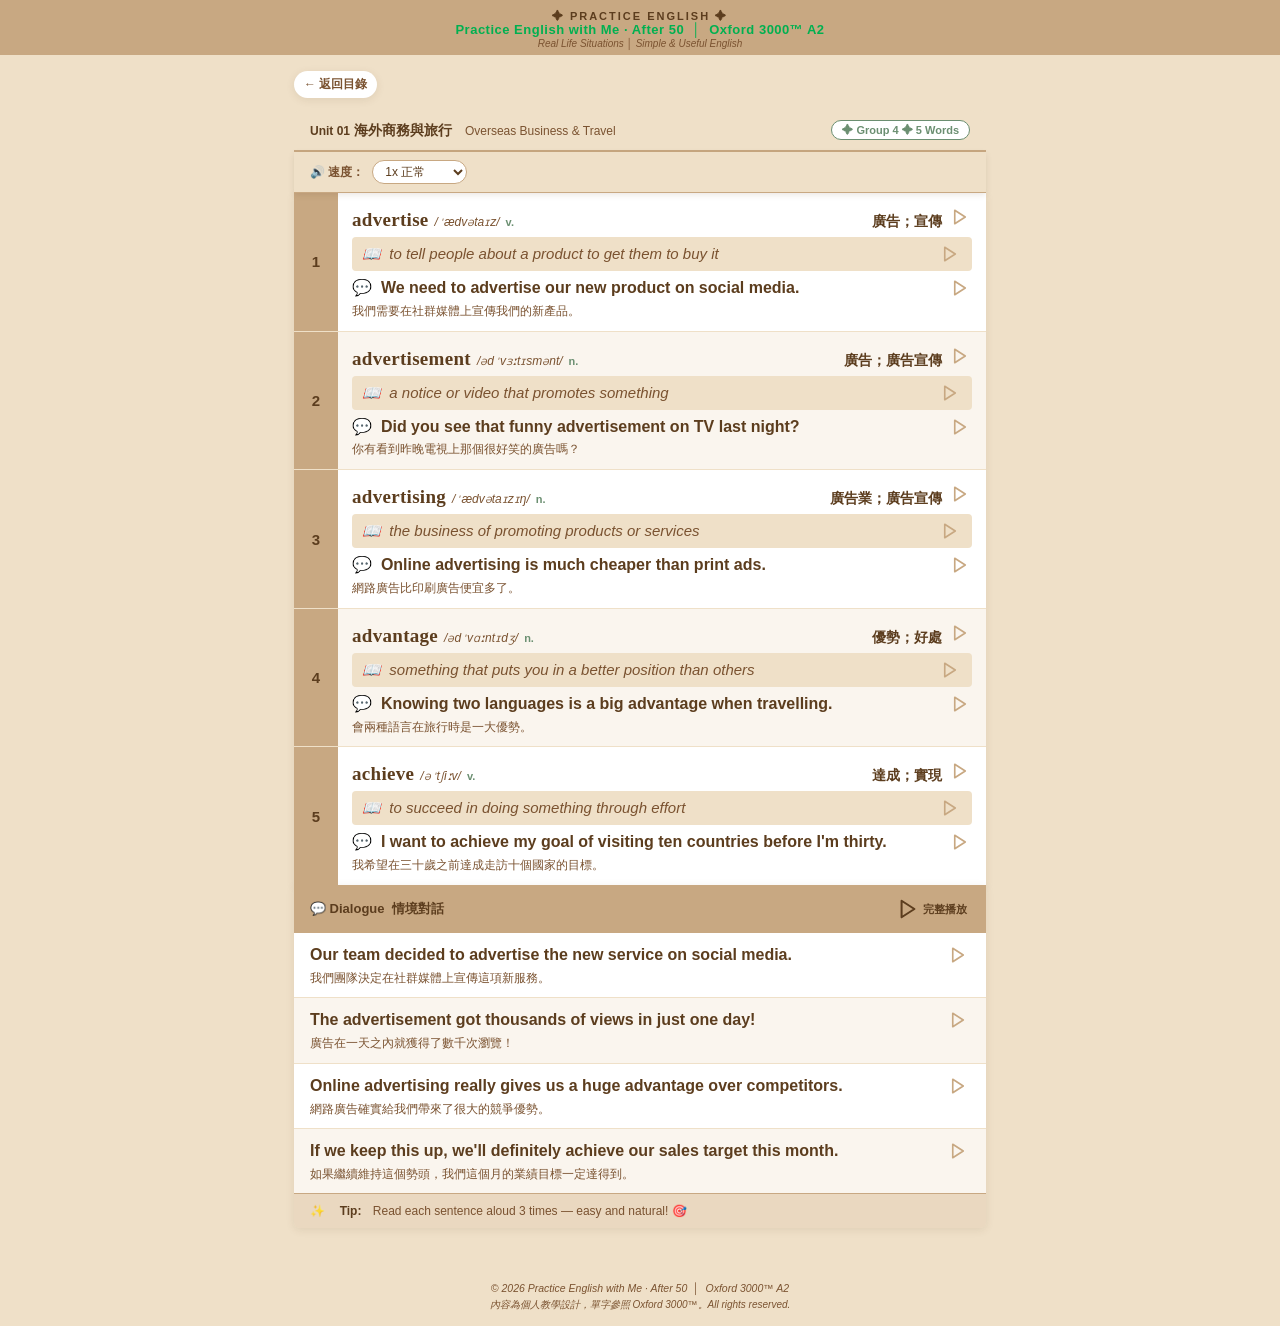
<file: U01_G04.html>
<!DOCTYPE html>
<html lang="zh-TW">
<head>
  <meta charset="UTF-8">
  <meta name="viewport" content="width=device-width, initial-scale=1.0">
  <title>U01 G04 · Overseas Business &amp; Travel | Practice English After 50</title>
  <link rel="stylesheet" href="assets/style.css">
</head>
<body>

<header class="site-header">
  <div class="brand-top">✦ Practice English ✦</div>
  <div class="brand-name">Practice English with Me · After 50 &nbsp;│&nbsp; Oxford 3000™ A2</div>
  <div class="brand-sub">Real Life Situations │ Simple &amp; Useful English</div>
</header>

<main class="unit-wrap">

  <a class="back-nav" href="index.html">← 返回目錄</a>

  <div class="unit-title-bar">
    <div>
      <span class="unit-label">Unit 01</span>
      <span class="unit-title-en">海外商務與旅行</span>
      <span class="unit-title-zh">Overseas Business &amp; Travel</span>
    </div>
    <span class="group-badge">✦ Group 4 ✦ 5 Words</span>
  </div>

  <!-- Audio Controls Bar -->
  <div class="audio-controls-bar">
    <span style="font-size:12px;color:var(--c-text-mid);font-weight:600;">🔊 速度：</span>
    <select class="speed-select" id="speedSelect">
      <option value="1">1x 正常</option>
      <option value="0.75">0.75x 慢速</option>
      <option value="0.5">0.5x 很慢</option>
    </select>
    <button class="pause-btn" id="pauseBtn">⏸ 暫停</button>
  </div>

  <div class="word-cards">

    <!-- W01: advertise (odd) -->
    <div class="word-card odd">
      <div class="word-num">1</div>
      <div class="word-body">
        <div class="word-top-row">
          <span class="word-en">advertise</span>
          <span class="word-pron">/ˈædvətaɪz/</span>
          <span class="word-pos">v.</span>
          <span class="word-zh">廣告；宣傳</span>
          <button class="audio-btn" onclick="playAudio('W01_1')" title="唸單字">
            <svg viewBox="0 0 24 24" fill="none" stroke="currentColor" stroke-width="2.2" stroke-linecap="round" stroke-linejoin="round"><polygon points="5 3 19 12 5 21 5 3"/></svg>
          </button>
        </div>
        <div class="word-def-row">
          <span>📖 &nbsp;to tell people about a product to get them to buy it</span>
          <button class="audio-btn" onclick="playAudio('W01_2')" title="唸定義">
            <svg viewBox="0 0 24 24" fill="none" stroke="currentColor" stroke-width="2.2" stroke-linecap="round" stroke-linejoin="round"><polygon points="5 3 19 12 5 21 5 3"/></svg>
          </button>
        </div>
        <div class="word-ex-row">
          <div class="word-ex-en">
            <span>💬 &nbsp;We need to <strong>advertise</strong> our new product on social media.</span>
            <button class="audio-btn" onclick="playAudio('W01_3')" title="唸例句">
              <svg viewBox="0 0 24 24" fill="none" stroke="currentColor" stroke-width="2.2" stroke-linecap="round" stroke-linejoin="round"><polygon points="5 3 19 12 5 21 5 3"/></svg>
            </button>
          </div>
          <div class="word-ex-zh">我們需要在社群媒體上宣傳我們的新產品。</div>
        </div>
      </div>
    </div>

    <!-- W02: advertisement (even) -->
    <div class="word-card even">
      <div class="word-num">2</div>
      <div class="word-body">
        <div class="word-top-row">
          <span class="word-en">advertisement</span>
          <span class="word-pron">/ədˈvɜːtɪsmənt/</span>
          <span class="word-pos">n.</span>
          <span class="word-zh">廣告；廣告宣傳</span>
          <button class="audio-btn" onclick="playAudio('W02_1')" title="唸單字">
            <svg viewBox="0 0 24 24" fill="none" stroke="currentColor" stroke-width="2.2" stroke-linecap="round" stroke-linejoin="round"><polygon points="5 3 19 12 5 21 5 3"/></svg>
          </button>
        </div>
        <div class="word-def-row">
          <span>📖 &nbsp;a notice or video that promotes something</span>
          <button class="audio-btn" onclick="playAudio('W02_2')" title="唸定義">
            <svg viewBox="0 0 24 24" fill="none" stroke="currentColor" stroke-width="2.2" stroke-linecap="round" stroke-linejoin="round"><polygon points="5 3 19 12 5 21 5 3"/></svg>
          </button>
        </div>
        <div class="word-ex-row">
          <div class="word-ex-en">
            <span>💬 &nbsp;Did you see that funny <strong>advertisement</strong> on TV last night?</span>
            <button class="audio-btn" onclick="playAudio('W02_3')" title="唸例句">
              <svg viewBox="0 0 24 24" fill="none" stroke="currentColor" stroke-width="2.2" stroke-linecap="round" stroke-linejoin="round"><polygon points="5 3 19 12 5 21 5 3"/></svg>
            </button>
          </div>
          <div class="word-ex-zh">你有看到昨晚電視上那個很好笑的廣告嗎？</div>
        </div>
      </div>
    </div>

    <!-- W03: advertising (odd) -->
    <div class="word-card odd">
      <div class="word-num">3</div>
      <div class="word-body">
        <div class="word-top-row">
          <span class="word-en">advertising</span>
          <span class="word-pron">/ˈædvətaɪzɪŋ/</span>
          <span class="word-pos">n.</span>
          <span class="word-zh">廣告業；廣告宣傳</span>
          <button class="audio-btn" onclick="playAudio('W03_1')" title="唸單字">
            <svg viewBox="0 0 24 24" fill="none" stroke="currentColor" stroke-width="2.2" stroke-linecap="round" stroke-linejoin="round"><polygon points="5 3 19 12 5 21 5 3"/></svg>
          </button>
        </div>
        <div class="word-def-row">
          <span>📖 &nbsp;the business of promoting products or services</span>
          <button class="audio-btn" onclick="playAudio('W03_2')" title="唸定義">
            <svg viewBox="0 0 24 24" fill="none" stroke="currentColor" stroke-width="2.2" stroke-linecap="round" stroke-linejoin="round"><polygon points="5 3 19 12 5 21 5 3"/></svg>
          </button>
        </div>
        <div class="word-ex-row">
          <div class="word-ex-en">
            <span>💬 &nbsp;Online <strong>advertising</strong> is much cheaper than print ads.</span>
            <button class="audio-btn" onclick="playAudio('W03_3')" title="唸例句">
              <svg viewBox="0 0 24 24" fill="none" stroke="currentColor" stroke-width="2.2" stroke-linecap="round" stroke-linejoin="round"><polygon points="5 3 19 12 5 21 5 3"/></svg>
            </button>
          </div>
          <div class="word-ex-zh">網路廣告比印刷廣告便宜多了。</div>
        </div>
      </div>
    </div>

    <!-- W04: advantage (even) -->
    <div class="word-card even">
      <div class="word-num">4</div>
      <div class="word-body">
        <div class="word-top-row">
          <span class="word-en">advantage</span>
          <span class="word-pron">/ədˈvɑːntɪdʒ/</span>
          <span class="word-pos">n.</span>
          <span class="word-zh">優勢；好處</span>
          <button class="audio-btn" onclick="playAudio('W04_1')" title="唸單字">
            <svg viewBox="0 0 24 24" fill="none" stroke="currentColor" stroke-width="2.2" stroke-linecap="round" stroke-linejoin="round"><polygon points="5 3 19 12 5 21 5 3"/></svg>
          </button>
        </div>
        <div class="word-def-row">
          <span>📖 &nbsp;something that puts you in a better position than others</span>
          <button class="audio-btn" onclick="playAudio('W04_2')" title="唸定義">
            <svg viewBox="0 0 24 24" fill="none" stroke="currentColor" stroke-width="2.2" stroke-linecap="round" stroke-linejoin="round"><polygon points="5 3 19 12 5 21 5 3"/></svg>
          </button>
        </div>
        <div class="word-ex-row">
          <div class="word-ex-en">
            <span>💬 &nbsp;Knowing two languages is a big <strong>advantage</strong> when travelling.</span>
            <button class="audio-btn" onclick="playAudio('W04_3')" title="唸例句">
              <svg viewBox="0 0 24 24" fill="none" stroke="currentColor" stroke-width="2.2" stroke-linecap="round" stroke-linejoin="round"><polygon points="5 3 19 12 5 21 5 3"/></svg>
            </button>
          </div>
          <div class="word-ex-zh">會兩種語言在旅行時是一大優勢。</div>
        </div>
      </div>
    </div>

    <!-- W05: achieve (odd) -->
    <div class="word-card odd">
      <div class="word-num">5</div>
      <div class="word-body">
        <div class="word-top-row">
          <span class="word-en">achieve</span>
          <span class="word-pron">/əˈtʃiːv/</span>
          <span class="word-pos">v.</span>
          <span class="word-zh">達成；實現</span>
          <button class="audio-btn" onclick="playAudio('W05_1')" title="唸單字">
            <svg viewBox="0 0 24 24" fill="none" stroke="currentColor" stroke-width="2.2" stroke-linecap="round" stroke-linejoin="round"><polygon points="5 3 19 12 5 21 5 3"/></svg>
          </button>
        </div>
        <div class="word-def-row">
          <span>📖 &nbsp;to succeed in doing something through effort</span>
          <button class="audio-btn" onclick="playAudio('W05_2')" title="唸定義">
            <svg viewBox="0 0 24 24" fill="none" stroke="currentColor" stroke-width="2.2" stroke-linecap="round" stroke-linejoin="round"><polygon points="5 3 19 12 5 21 5 3"/></svg>
          </button>
        </div>
        <div class="word-ex-row">
          <div class="word-ex-en">
            <span>💬 &nbsp;I want to <strong>achieve</strong> my goal of visiting ten countries before I'm thirty.</span>
            <button class="audio-btn" onclick="playAudio('W05_3')" title="唸例句">
              <svg viewBox="0 0 24 24" fill="none" stroke="currentColor" stroke-width="2.2" stroke-linecap="round" stroke-linejoin="round"><polygon points="5 3 19 12 5 21 5 3"/></svg>
            </button>
          </div>
          <div class="word-ex-zh">我希望在三十歲之前達成走訪十個國家的目標。</div>
        </div>
      </div>
    </div>

  </div><!-- /word-cards -->

  <!-- DIALOGUE -->
  <div class="dialogue-section">
    <div class="dialogue-header">
      <span class="dialogue-header-label">💬 Dialogue &nbsp;情境對話</span>
      <button class="audio-btn" style="color:#5C3D1E;" onclick="playAudio('D_full')" title="播放完整對話">
        <svg viewBox="0 0 24 24" fill="none" stroke="currentColor" stroke-width="2.2" stroke-linecap="round" stroke-linejoin="round" style="width:22px;height:22px;"><polygon points="5 3 19 12 5 21 5 3"/></svg>
        <span style="font-size:11px;font-weight:700;margin-left:4px;color:#5C3D1E;">完整播放</span>
      </button>
    </div>
    <div class="dialogue-lines">

      <div class="dialogue-line">
        <div class="dialogue-text">
          <div class="dialogue-en">Our team decided to <strong>advertise</strong> the new service on social media.</div>
          <div class="dialogue-zh">我們團隊決定在社群媒體上宣傳這項新服務。</div>
        </div>
        <button class="audio-btn" onclick="playAudio('D01')">
          <svg viewBox="0 0 24 24" fill="none" stroke="currentColor" stroke-width="2.2" stroke-linecap="round" stroke-linejoin="round"><polygon points="5 3 19 12 5 21 5 3"/></svg>
        </button>
      </div>

      <div class="dialogue-line">
        <div class="dialogue-text">
          <div class="dialogue-en">The <strong>advertisement</strong> got thousands of views in just one day!</div>
          <div class="dialogue-zh">廣告在一天之內就獲得了數千次瀏覽！</div>
        </div>
        <button class="audio-btn" onclick="playAudio('D02')">
          <svg viewBox="0 0 24 24" fill="none" stroke="currentColor" stroke-width="2.2" stroke-linecap="round" stroke-linejoin="round"><polygon points="5 3 19 12 5 21 5 3"/></svg>
        </button>
      </div>

      <div class="dialogue-line">
        <div class="dialogue-text">
          <div class="dialogue-en">Online <strong>advertising</strong> really gives us a huge <strong>advantage</strong> over competitors.</div>
          <div class="dialogue-zh">網路廣告確實給我們帶來了很大的競爭優勢。</div>
        </div>
        <button class="audio-btn" onclick="playAudio('D03')">
          <svg viewBox="0 0 24 24" fill="none" stroke="currentColor" stroke-width="2.2" stroke-linecap="round" stroke-linejoin="round"><polygon points="5 3 19 12 5 21 5 3"/></svg>
        </button>
      </div>

      <div class="dialogue-line">
        <div class="dialogue-text">
          <div class="dialogue-en">If we keep this up, we'll definitely <strong>achieve</strong> our sales target this month.</div>
          <div class="dialogue-zh">如果繼續維持這個勢頭，我們這個月的業績目標一定達得到。</div>
        </div>
        <button class="audio-btn" onclick="playAudio('D04')">
          <svg viewBox="0 0 24 24" fill="none" stroke="currentColor" stroke-width="2.2" stroke-linecap="round" stroke-linejoin="round"><polygon points="5 3 19 12 5 21 5 3"/></svg>
        </button>
      </div>

    </div>
    <div class="tip-bar">
      ✨ &nbsp;<strong>Tip:</strong> &nbsp;Read each sentence aloud 3 times — easy and natural! 🎯
    </div>
  </div>

</main>

<footer class="site-footer">
  <p>© 2026 Practice English with Me · After 50 &nbsp;│&nbsp; Oxford 3000™ A2</p>
  <p style="margin-top:4px;font-size:10px;">內容為個人教學設計，單字參照 Oxford 3000™。All rights reserved.</p>
</footer>

<script>
  const AUDIO_MAP = {
    'W01_1': 'assets/audio/U01_G04/W01_1.mp3',
    'W01_2': 'assets/audio/U01_G04/W01_2.mp3',
    'W01_3': 'assets/audio/U01_G04/W01_3.mp3',
    'W02_1': 'assets/audio/U01_G04/W02_1.mp3',
    'W02_2': 'assets/audio/U01_G04/W02_2.mp3',
    'W02_3': 'assets/audio/U01_G04/W02_3.mp3',
    'W03_1': 'assets/audio/U01_G04/W03_1.mp3',
    'W03_2': 'assets/audio/U01_G04/W03_2.mp3',
    'W03_3': 'assets/audio/U01_G04/W03_3.mp3',
    'W04_1': 'assets/audio/U01_G04/W04_1.mp3',
    'W04_2': 'assets/audio/U01_G04/W04_2.mp3',
    'W04_3': 'assets/audio/U01_G04/W04_3.mp3',
    'W05_1': 'assets/audio/U01_G04/W05_1.mp3',
    'W05_2': 'assets/audio/U01_G04/W05_2.mp3',
    'W05_3': 'assets/audio/U01_G04/W05_3.mp3',
    'D_full': 'assets/audio/U01_G04/D_full.mp3',
    'D01':    'assets/audio/U01_G04/D01.mp3',
    'D02':    'assets/audio/U01_G04/D02.mp3',
    'D03':    'assets/audio/U01_G04/D03.mp3',
    'D04':    'assets/audio/U01_G04/D04.mp3',
  };

  let currentAudio = null;
  let currentBtn   = null;

  function playAudio(key) {
    const src = AUDIO_MAP[key];
    if (!src) return;
    if (currentAudio) {
      currentAudio.pause();
      currentAudio.currentTime = 0;
      if (currentBtn) currentBtn.classList.remove('playing');
      document.getElementById('pauseBtn').classList.remove('visible');
      document.getElementById('pauseBtn').textContent = '⏸ 暫停';
    }
    const btn = event.currentTarget;
    const audio = new Audio(src);
    const speed = parseFloat(document.getElementById('speedSelect').value);
    audio.playbackRate = speed;
    currentAudio = audio;
    currentBtn   = btn;
    btn.classList.add('playing');
    audio.play().catch(() => {});

    const pauseBtn = document.getElementById('pauseBtn');
    pauseBtn.classList.add('visible');
    pauseBtn.textContent = '⏸ 暫停';

    audio.addEventListener('ended', () => {
      btn.classList.remove('playing');
      pauseBtn.classList.remove('visible');
      pauseBtn.textContent = '⏸ 暫停';
      currentAudio = null;
      currentBtn   = null;
    });
  }

  document.getElementById('speedSelect').addEventListener('change', function() {
    if (currentAudio) currentAudio.playbackRate = parseFloat(this.value);
  });

  document.getElementById('pauseBtn').addEventListener('click', function() {
    if (!currentAudio) return;
    if (currentAudio.paused) {
      currentAudio.play();
      this.textContent = '⏸ 暫停';
      if (currentBtn) currentBtn.classList.add('playing');
    } else {
      currentAudio.pause();
      this.textContent = '▶ 繼續';
      if (currentBtn) currentBtn.classList.remove('playing');
    }
  });
</script>

</body>
</html>
</file>
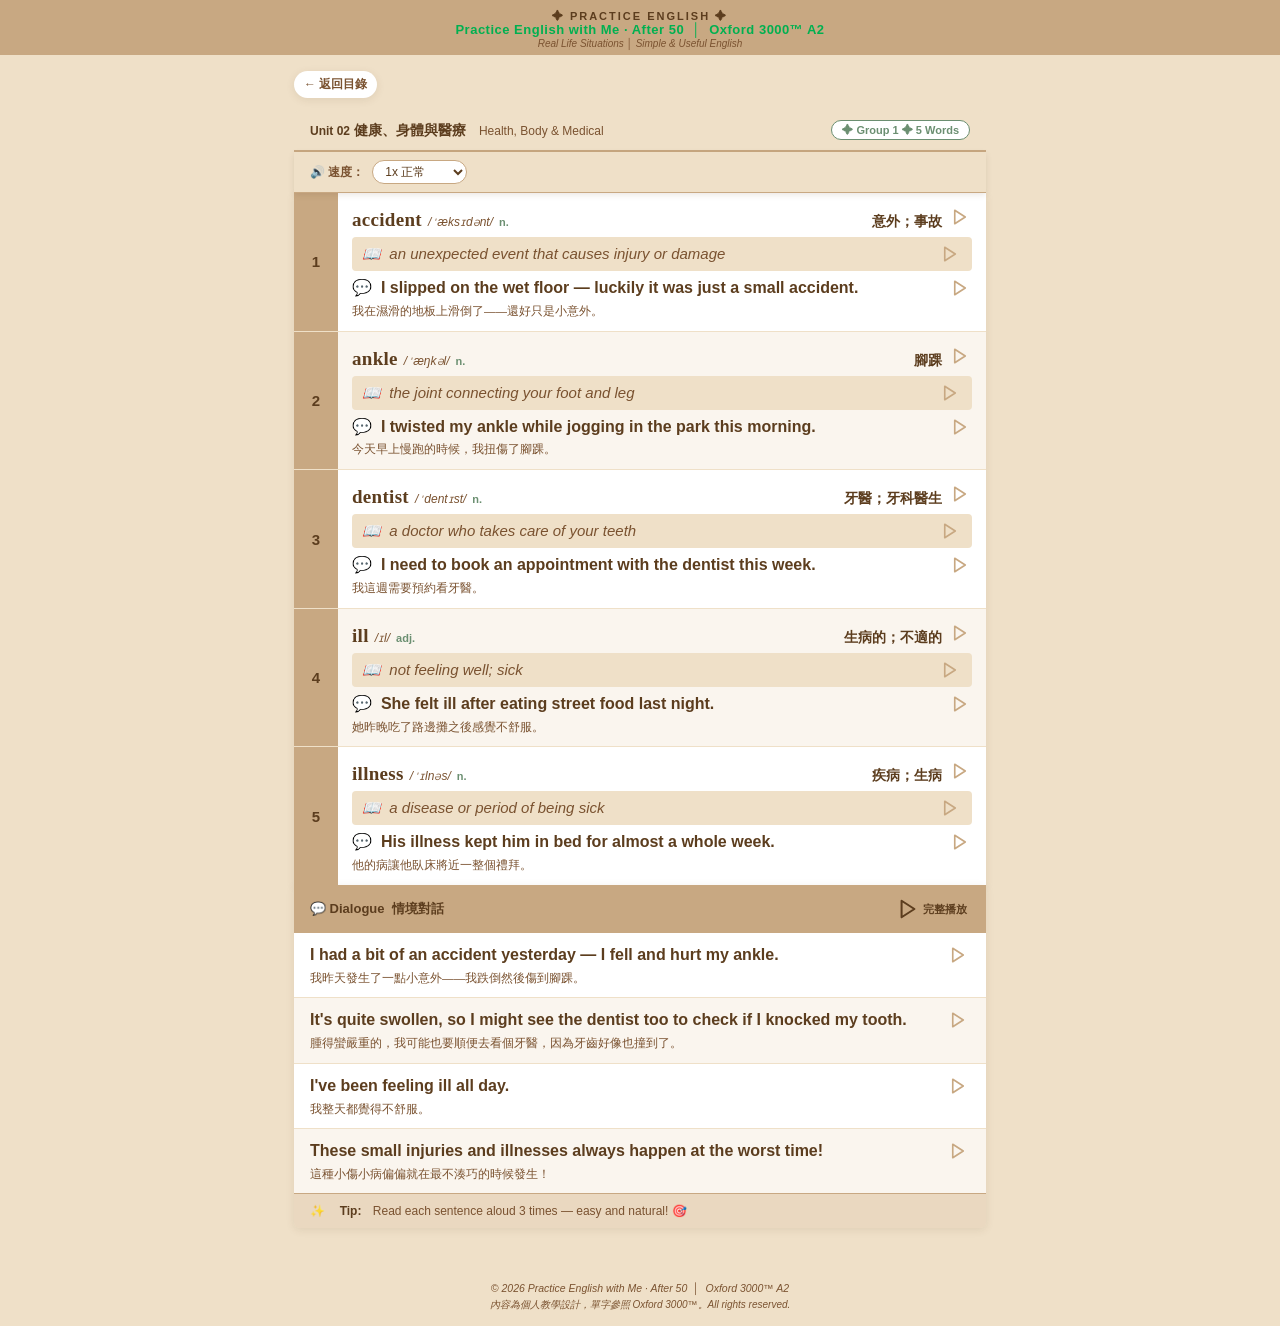
<file: U02_G01.html>
<!DOCTYPE html>
<html lang="zh-TW">
<head>
  <meta charset="UTF-8">
  <meta name="viewport" content="width=device-width, initial-scale=1.0">
  <title>U02 G01 · Health, Body &amp; Medical | Practice English After 50</title>
  <link rel="stylesheet" href="assets/style.css">
</head>
<body>

<header class="site-header">
  <div class="brand-top">✦ Practice English ✦</div>
  <div class="brand-name">Practice English with Me · After 50 &nbsp;│&nbsp; Oxford 3000™ A2</div>
  <div class="brand-sub">Real Life Situations │ Simple &amp; Useful English</div>
</header>

<main class="unit-wrap">

  <a class="back-nav" href="index.html">← 返回目錄</a>

  <div class="unit-title-bar">
    <div>
      <span class="unit-label">Unit 02</span>
      <span class="unit-title-en">健康、身體與醫療</span>
      <span class="unit-title-zh">Health, Body &amp; Medical</span>
    </div>
    <span class="group-badge">✦ Group 1 ✦ 5 Words</span>
  </div>

  <!-- Audio Controls Bar -->
  <div class="audio-controls-bar">
    <span style="font-size:12px;color:var(--c-text-mid);font-weight:600;">🔊 速度：</span>
    <select class="speed-select" id="speedSelect">
      <option value="1">1x 正常</option>
      <option value="0.75">0.75x 慢速</option>
      <option value="0.5">0.5x 很慢</option>
    </select>
    <button class="pause-btn" id="pauseBtn">⏸ 暫停</button>
  </div>

  <div class="word-cards">

    <!-- W01: accident (odd) -->
    <div class="word-card odd">
      <div class="word-num">1</div>
      <div class="word-body">
        <div class="word-top-row">
          <span class="word-en">accident</span>
          <span class="word-pron">/ˈæksɪdənt/</span>
          <span class="word-pos">n.</span>
          <span class="word-zh">意外；事故</span>
          <button class="audio-btn" onclick="playAudio('W01_1')" title="唸單字">
            <svg viewBox="0 0 24 24" fill="none" stroke="currentColor" stroke-width="2.2" stroke-linecap="round" stroke-linejoin="round"><polygon points="5 3 19 12 5 21 5 3"/></svg>
          </button>
        </div>
        <div class="word-def-row">
          <span>📖 &nbsp;an unexpected event that causes injury or damage</span>
          <button class="audio-btn" onclick="playAudio('W01_2')" title="唸定義">
            <svg viewBox="0 0 24 24" fill="none" stroke="currentColor" stroke-width="2.2" stroke-linecap="round" stroke-linejoin="round"><polygon points="5 3 19 12 5 21 5 3"/></svg>
          </button>
        </div>
        <div class="word-ex-row">
          <div class="word-ex-en">
            <span>💬 &nbsp;I slipped on the wet floor — luckily it was just a small <strong>accident</strong>.</span>
            <button class="audio-btn" onclick="playAudio('W01_3')" title="唸例句">
              <svg viewBox="0 0 24 24" fill="none" stroke="currentColor" stroke-width="2.2" stroke-linecap="round" stroke-linejoin="round"><polygon points="5 3 19 12 5 21 5 3"/></svg>
            </button>
          </div>
          <div class="word-ex-zh">我在濕滑的地板上滑倒了——還好只是小意外。</div>
        </div>
      </div>
    </div>

    <!-- W02: ankle (even) -->
    <div class="word-card even">
      <div class="word-num">2</div>
      <div class="word-body">
        <div class="word-top-row">
          <span class="word-en">ankle</span>
          <span class="word-pron">/ˈæŋkəl/</span>
          <span class="word-pos">n.</span>
          <span class="word-zh">腳踝</span>
          <button class="audio-btn" onclick="playAudio('W02_1')" title="唸單字">
            <svg viewBox="0 0 24 24" fill="none" stroke="currentColor" stroke-width="2.2" stroke-linecap="round" stroke-linejoin="round"><polygon points="5 3 19 12 5 21 5 3"/></svg>
          </button>
        </div>
        <div class="word-def-row">
          <span>📖 &nbsp;the joint connecting your foot and leg</span>
          <button class="audio-btn" onclick="playAudio('W02_2')" title="唸定義">
            <svg viewBox="0 0 24 24" fill="none" stroke="currentColor" stroke-width="2.2" stroke-linecap="round" stroke-linejoin="round"><polygon points="5 3 19 12 5 21 5 3"/></svg>
          </button>
        </div>
        <div class="word-ex-row">
          <div class="word-ex-en">
            <span>💬 &nbsp;I twisted my <strong>ankle</strong> while jogging in the park this morning.</span>
            <button class="audio-btn" onclick="playAudio('W02_3')" title="唸例句">
              <svg viewBox="0 0 24 24" fill="none" stroke="currentColor" stroke-width="2.2" stroke-linecap="round" stroke-linejoin="round"><polygon points="5 3 19 12 5 21 5 3"/></svg>
            </button>
          </div>
          <div class="word-ex-zh">今天早上慢跑的時候，我扭傷了腳踝。</div>
        </div>
      </div>
    </div>

    <!-- W03: dentist (odd) -->
    <div class="word-card odd">
      <div class="word-num">3</div>
      <div class="word-body">
        <div class="word-top-row">
          <span class="word-en">dentist</span>
          <span class="word-pron">/ˈdentɪst/</span>
          <span class="word-pos">n.</span>
          <span class="word-zh">牙醫；牙科醫生</span>
          <button class="audio-btn" onclick="playAudio('W03_1')" title="唸單字">
            <svg viewBox="0 0 24 24" fill="none" stroke="currentColor" stroke-width="2.2" stroke-linecap="round" stroke-linejoin="round"><polygon points="5 3 19 12 5 21 5 3"/></svg>
          </button>
        </div>
        <div class="word-def-row">
          <span>📖 &nbsp;a doctor who takes care of your teeth</span>
          <button class="audio-btn" onclick="playAudio('W03_2')" title="唸定義">
            <svg viewBox="0 0 24 24" fill="none" stroke="currentColor" stroke-width="2.2" stroke-linecap="round" stroke-linejoin="round"><polygon points="5 3 19 12 5 21 5 3"/></svg>
          </button>
        </div>
        <div class="word-ex-row">
          <div class="word-ex-en">
            <span>💬 &nbsp;I need to book an appointment with the <strong>dentist</strong> this week.</span>
            <button class="audio-btn" onclick="playAudio('W03_3')" title="唸例句">
              <svg viewBox="0 0 24 24" fill="none" stroke="currentColor" stroke-width="2.2" stroke-linecap="round" stroke-linejoin="round"><polygon points="5 3 19 12 5 21 5 3"/></svg>
            </button>
          </div>
          <div class="word-ex-zh">我這週需要預約看牙醫。</div>
        </div>
      </div>
    </div>

    <!-- W04: ill (even) -->
    <div class="word-card even">
      <div class="word-num">4</div>
      <div class="word-body">
        <div class="word-top-row">
          <span class="word-en">ill</span>
          <span class="word-pron">/ɪl/</span>
          <span class="word-pos">adj.</span>
          <span class="word-zh">生病的；不適的</span>
          <button class="audio-btn" onclick="playAudio('W04_1')" title="唸單字">
            <svg viewBox="0 0 24 24" fill="none" stroke="currentColor" stroke-width="2.2" stroke-linecap="round" stroke-linejoin="round"><polygon points="5 3 19 12 5 21 5 3"/></svg>
          </button>
        </div>
        <div class="word-def-row">
          <span>📖 &nbsp;not feeling well; sick</span>
          <button class="audio-btn" onclick="playAudio('W04_2')" title="唸定義">
            <svg viewBox="0 0 24 24" fill="none" stroke="currentColor" stroke-width="2.2" stroke-linecap="round" stroke-linejoin="round"><polygon points="5 3 19 12 5 21 5 3"/></svg>
          </button>
        </div>
        <div class="word-ex-row">
          <div class="word-ex-en">
            <span>💬 &nbsp;She felt <strong>ill</strong> after eating street food last night.</span>
            <button class="audio-btn" onclick="playAudio('W04_3')" title="唸例句">
              <svg viewBox="0 0 24 24" fill="none" stroke="currentColor" stroke-width="2.2" stroke-linecap="round" stroke-linejoin="round"><polygon points="5 3 19 12 5 21 5 3"/></svg>
            </button>
          </div>
          <div class="word-ex-zh">她昨晚吃了路邊攤之後感覺不舒服。</div>
        </div>
      </div>
    </div>

    <!-- W05: illness (odd) -->
    <div class="word-card odd">
      <div class="word-num">5</div>
      <div class="word-body">
        <div class="word-top-row">
          <span class="word-en">illness</span>
          <span class="word-pron">/ˈɪlnəs/</span>
          <span class="word-pos">n.</span>
          <span class="word-zh">疾病；生病</span>
          <button class="audio-btn" onclick="playAudio('W05_1')" title="唸單字">
            <svg viewBox="0 0 24 24" fill="none" stroke="currentColor" stroke-width="2.2" stroke-linecap="round" stroke-linejoin="round"><polygon points="5 3 19 12 5 21 5 3"/></svg>
          </button>
        </div>
        <div class="word-def-row">
          <span>📖 &nbsp;a disease or period of being sick</span>
          <button class="audio-btn" onclick="playAudio('W05_2')" title="唸定義">
            <svg viewBox="0 0 24 24" fill="none" stroke="currentColor" stroke-width="2.2" stroke-linecap="round" stroke-linejoin="round"><polygon points="5 3 19 12 5 21 5 3"/></svg>
          </button>
        </div>
        <div class="word-ex-row">
          <div class="word-ex-en">
            <span>💬 &nbsp;His <strong>illness</strong> kept him in bed for almost a whole week.</span>
            <button class="audio-btn" onclick="playAudio('W05_3')" title="唸例句">
              <svg viewBox="0 0 24 24" fill="none" stroke="currentColor" stroke-width="2.2" stroke-linecap="round" stroke-linejoin="round"><polygon points="5 3 19 12 5 21 5 3"/></svg>
            </button>
          </div>
          <div class="word-ex-zh">他的病讓他臥床將近一整個禮拜。</div>
        </div>
      </div>
    </div>

  </div><!-- /word-cards -->

  <!-- DIALOGUE -->
  <div class="dialogue-section">
    <div class="dialogue-header">
      <span class="dialogue-header-label">💬 Dialogue &nbsp;情境對話</span>
      <button class="audio-btn" style="color:#5C3D1E;" onclick="playAudio('D_full')" title="播放完整對話">
        <svg viewBox="0 0 24 24" fill="none" stroke="currentColor" stroke-width="2.2" stroke-linecap="round" stroke-linejoin="round" style="width:22px;height:22px;"><polygon points="5 3 19 12 5 21 5 3"/></svg>
        <span style="font-size:11px;font-weight:700;margin-left:4px;color:#5C3D1E;">完整播放</span>
      </button>
    </div>
    <div class="dialogue-lines">

      <div class="dialogue-line">
        <div class="dialogue-text">
          <div class="dialogue-en">I had a bit of an <strong>accident</strong> yesterday — I fell and hurt my <strong>ankle</strong>.</div>
          <div class="dialogue-zh">我昨天發生了一點小意外——我跌倒然後傷到腳踝。</div>
        </div>
        <button class="audio-btn" onclick="playAudio('D01')">
          <svg viewBox="0 0 24 24" fill="none" stroke="currentColor" stroke-width="2.2" stroke-linecap="round" stroke-linejoin="round"><polygon points="5 3 19 12 5 21 5 3"/></svg>
        </button>
      </div>

      <div class="dialogue-line">
        <div class="dialogue-text">
          <div class="dialogue-en">It's quite swollen, so I might see the <strong>dentist</strong> too to check if I knocked my tooth.</div>
          <div class="dialogue-zh">腫得蠻嚴重的，我可能也要順便去看個牙醫，因為牙齒好像也撞到了。</div>
        </div>
        <button class="audio-btn" onclick="playAudio('D02')">
          <svg viewBox="0 0 24 24" fill="none" stroke="currentColor" stroke-width="2.2" stroke-linecap="round" stroke-linejoin="round"><polygon points="5 3 19 12 5 21 5 3"/></svg>
        </button>
      </div>

      <div class="dialogue-line">
        <div class="dialogue-text">
          <div class="dialogue-en">I've been feeling <strong>ill</strong> all day.</div>
          <div class="dialogue-zh">我整天都覺得不舒服。</div>
        </div>
        <button class="audio-btn" onclick="playAudio('D03')">
          <svg viewBox="0 0 24 24" fill="none" stroke="currentColor" stroke-width="2.2" stroke-linecap="round" stroke-linejoin="round"><polygon points="5 3 19 12 5 21 5 3"/></svg>
        </button>
      </div>

      <div class="dialogue-line">
        <div class="dialogue-text">
          <div class="dialogue-en">These small injuries and <strong>illnesses</strong> always happen at the worst time!</div>
          <div class="dialogue-zh">這種小傷小病偏偏就在最不湊巧的時候發生！</div>
        </div>
        <button class="audio-btn" onclick="playAudio('D04')">
          <svg viewBox="0 0 24 24" fill="none" stroke="currentColor" stroke-width="2.2" stroke-linecap="round" stroke-linejoin="round"><polygon points="5 3 19 12 5 21 5 3"/></svg>
        </button>
      </div>

    </div>
    <div class="tip-bar">
      ✨ &nbsp;<strong>Tip:</strong> &nbsp;Read each sentence aloud 3 times — easy and natural! 🎯
    </div>
  </div>

</main>

<footer class="site-footer">
  <p>© 2026 Practice English with Me · After 50 &nbsp;│&nbsp; Oxford 3000™ A2</p>
  <p style="margin-top:4px;font-size:10px;">內容為個人教學設計，單字參照 Oxford 3000™。All rights reserved.</p>
</footer>

<script>
  const AUDIO_MAP = {
    'W01_1': 'assets/audio/U02_G01/W01_1.mp3',
    'W01_2': 'assets/audio/U02_G01/W01_2.mp3',
    'W01_3': 'assets/audio/U02_G01/W01_3.mp3',
    'W02_1': 'assets/audio/U02_G01/W02_1.mp3',
    'W02_2': 'assets/audio/U02_G01/W02_2.mp3',
    'W02_3': 'assets/audio/U02_G01/W02_3.mp3',
    'W03_1': 'assets/audio/U02_G01/W03_1.mp3',
    'W03_2': 'assets/audio/U02_G01/W03_2.mp3',
    'W03_3': 'assets/audio/U02_G01/W03_3.mp3',
    'W04_1': 'assets/audio/U02_G01/W04_1.mp3',
    'W04_2': 'assets/audio/U02_G01/W04_2.mp3',
    'W04_3': 'assets/audio/U02_G01/W04_3.mp3',
    'W05_1': 'assets/audio/U02_G01/W05_1.mp3',
    'W05_2': 'assets/audio/U02_G01/W05_2.mp3',
    'W05_3': 'assets/audio/U02_G01/W05_3.mp3',
    'D_full': 'assets/audio/U02_G01/D_full.mp3',
    'D01':    'assets/audio/U02_G01/D01.mp3',
    'D02':    'assets/audio/U02_G01/D02.mp3',
    'D03':    'assets/audio/U02_G01/D03.mp3',
    'D04':    'assets/audio/U02_G01/D04.mp3',
  };

  let currentAudio = null;
  let currentBtn   = null;

  function playAudio(key) {
    const src = AUDIO_MAP[key];
    if (!src) return;
    if (currentAudio) {
      currentAudio.pause();
      currentAudio.currentTime = 0;
      if (currentBtn) currentBtn.classList.remove('playing');
      document.getElementById('pauseBtn').classList.remove('visible');
      document.getElementById('pauseBtn').textContent = '⏸ 暫停';
    }
    const btn = event.currentTarget;
    const audio = new Audio(src);
    const speed = parseFloat(document.getElementById('speedSelect').value);
    audio.playbackRate = speed;
    currentAudio = audio;
    currentBtn   = btn;
    btn.classList.add('playing');
    audio.play().catch(() => {});

    const pauseBtn = document.getElementById('pauseBtn');
    pauseBtn.classList.add('visible');
    pauseBtn.textContent = '⏸ 暫停';

    audio.addEventListener('ended', () => {
      btn.classList.remove('playing');
      pauseBtn.classList.remove('visible');
      pauseBtn.textContent = '⏸ 暫停';
      currentAudio = null;
      currentBtn   = null;
    });
  }

  document.getElementById('speedSelect').addEventListener('change', function() {
    if (currentAudio) currentAudio.playbackRate = parseFloat(this.value);
  });

  document.getElementById('pauseBtn').addEventListener('click', function() {
    if (!currentAudio) return;
    if (currentAudio.paused) {
      currentAudio.play();
      this.textContent = '⏸ 暫停';
      if (currentBtn) currentBtn.classList.add('playing');
    } else {
      currentAudio.pause();
      this.textContent = '▶ 繼續';
      if (currentBtn) currentBtn.classList.remove('playing');
    }
  });
</script>

</body>
</html>
</file>
<file: assets/style.css>
:root{--c-header-bg:#C8A882;--c-unit-bg:#EFE0C8;--c-card-odd:#FFFFFF;--c-card-even:#FAF5EE;--c-tip-bg:#EAD8C0;--c-text-dark:#5C3D1E;--c-text-mid:#7A5230;--c-pos:#6B8F71;--c-brand:#00B050;--c-white:#FFFFFF;--font-main:'Georgia','Times New Roman',serif;--font-ui:'Arial','Helvetica Neue',sans-serif;--shadow:0 2px 8px rgba(92,61,30,0.10);--radius:6px}*{box-sizing:border-box;margin:0;padding:0}body{font-family:var(--font-ui);background:var(--c-unit-bg);color:var(--c-text-dark);min-height:100vh}a{color:inherit;text-decoration:none}.site-header{background:var(--c-header-bg);padding:10px 20px 6px;text-align:center}.site-header .brand-top{font-size:11px;font-weight:700;letter-spacing:2px;color:var(--c-text-dark);text-transform:uppercase}.site-header .brand-name{font-size:13px;font-weight:700;color:var(--c-brand);letter-spacing:0.5px}.site-header .brand-sub{font-size:10px;color:var(--c-text-mid);font-style:italic;margin-top:1px}.index-wrap{max-width:860px;margin:0 auto;padding:20px 16px 40px}.index-title-bar{background:var(--c-text-dark);color:var(--c-white);border-radius:var(--radius) var(--radius) 0 0;padding:14px 20px;display:flex;align-items:center;gap:12px}.index-title-bar .badge{background:var(--c-brand);color:white;font-size:11px;font-weight:700;padding:3px 10px;border-radius:20px;letter-spacing:1px;white-space:nowrap}.index-title-bar h1{font-size:17px;font-weight:700;letter-spacing:0.5px}.toc-grid{display:grid;grid-template-columns:1fr;gap:0;background:var(--c-white);border-radius:0 0 var(--radius) var(--radius);overflow:hidden;box-shadow:var(--shadow)}.toc-unit{border-bottom:1px solid var(--c-unit-bg)}.toc-unit:last-child{border-bottom:none}.toc-unit-header{background:var(--c-unit-bg);padding:10px 16px;display:flex;align-items:center;gap:10px}.toc-unit-num{background:var(--c-header-bg);color:var(--c-text-dark);font-size:11px;font-weight:700;padding:2px 8px;border-radius:3px;min-width:40px;text-align:center}.toc-unit-title-en{font-size:14px;font-weight:700;color:var(--c-text-dark);flex:1}.toc-unit-title-zh{font-size:12px;color:var(--c-text-mid)}.toc-groups{display:flex;flex-wrap:wrap;gap:8px;padding:10px 16px 12px 66px;background:var(--c-white)}.toc-group-link{display:inline-flex;align-items:center;gap:6px;background:var(--c-card-even);border:1.5px solid var(--c-unit-bg);border-radius:20px;padding:5px 14px;font-size:12px;color:var(--c-text-dark);font-weight:600;transition:all 0.18s;cursor:pointer}.toc-group-link:hover{background:var(--c-header-bg);border-color:var(--c-header-bg);color:var(--c-text-dark);transform:translateY(-1px);box-shadow:0 3px 8px rgba(92,61,30,0.15)}.toc-group-link.locked{opacity:0.45;cursor:default;pointer-events:none}.toc-group-link .dot{width:7px;height:7px;border-radius:50%;background:var(--c-pos)}.toc-group-link.locked .dot{background:#bbb}.index-footer-note{text-align:center;margin-top:18px;font-size:11px;color:var(--c-text-mid);font-style:italic}.unit-wrap{max-width:720px;margin:0 auto;padding:16px 14px 40px}.back-nav{display:inline-flex;align-items:center;gap:6px;color:var(--c-text-mid);font-size:12px;font-weight:600;margin-bottom:12px;padding:5px 10px;border-radius:20px;background:var(--c-white);box-shadow:var(--shadow);cursor:pointer;transition:background 0.15s}.back-nav:hover{background:var(--c-tip-bg)}.unit-title-bar{background:var(--c-unit-bg);border-radius:var(--radius) var(--radius) 0 0;padding:10px 16px;display:flex;align-items:center;justify-content:space-between;border-bottom:2px solid var(--c-header-bg)}.unit-title-bar .unit-label{font-size:12px;font-weight:700;color:var(--c-text-dark)}.unit-title-bar .unit-title-en{font-size:14px;font-weight:700;color:var(--c-text-dark)}.unit-title-bar .unit-title-zh{font-size:12px;color:var(--c-text-mid);margin-left:8px}.unit-title-bar .group-badge{font-size:11px;color:var(--c-pos);font-weight:700;background:var(--c-white);padding:3px 10px;border-radius:20px;border:1.5px solid var(--c-pos);white-space:nowrap}.word-cards{background:var(--c-white);box-shadow:var(--shadow)}.word-card{display:grid;grid-template-columns:44px 1fr;border-bottom:1px solid var(--c-unit-bg)}.word-card:last-child{border-bottom:none}.word-card.even{background:var(--c-card-even)}.word-card.odd{background:var(--c-card-odd)}.word-num{background:var(--c-header-bg);display:flex;align-items:center;justify-content:center;font-size:15px;font-weight:700;color:var(--c-text-dark);padding:16px 0}.word-body{padding:12px 14px 10px}.word-top-row{display:flex;align-items:baseline;flex-wrap:wrap;gap:6px;margin-bottom:4px}.word-en{font-size:19px;font-weight:700;color:var(--c-text-dark);font-family:var(--font-main);letter-spacing:0.3px}.word-pron{font-size:12px;color:var(--c-text-mid);font-style:italic}.word-pos{font-size:11px;color:var(--c-pos);font-weight:700}.word-zh{font-size:14px;font-weight:700;color:var(--c-text-dark);margin-left:auto}.word-def-row{background:var(--c-unit-bg);border-radius:4px;padding:5px 10px;font-size:15px;color:var(--c-text-mid);font-style:italic;margin:6px 0 5px;display:flex;align-items:center;justify-content:space-between;gap:8px}.word-ex-row{font-size:16px;color:var(--c-text-dark);line-height:1.55}.word-ex-en{font-weight:600;margin-bottom:2px;display:flex;align-items:flex-start;justify-content:space-between;gap:8px}.word-ex-zh{font-size:11.5px;color:var(--c-text-mid)}.audio-btn{background:none;border:none;cursor:pointer;padding:3px;border-radius:50%;display:inline-flex;align-items:center;justify-content:center;transition:background 0.15s,transform 0.1s;flex-shrink:0;color:var(--c-header-bg)}.audio-btn:hover{background:var(--c-tip-bg);transform:scale(1.15)}.audio-btn.playing{color:var(--c-brand);animation:pulse 0.8s infinite alternate}@keyframes pulse{from{transform:scale(1)}to{transform:scale(1.2)}}.audio-btn svg{width:18px;height:18px}.dialogue-section{margin-top:0;box-shadow:var(--shadow);border-radius:0 0 var(--radius) var(--radius);overflow:hidden}.dialogue-header{background:var(--c-header-bg);padding:10px 16px;display:flex;align-items:center;justify-content:space-between}.dialogue-header-label{font-size:13px;font-weight:700;color:var(--c-text-dark)}.dialogue-lines{background:var(--c-white)}.dialogue-line{padding:10px 16px;border-bottom:1px solid var(--c-unit-bg);display:flex;align-items:flex-start;justify-content:space-between;gap:10px}.dialogue-line:last-child{border-bottom:none}.dialogue-line:nth-child(odd){background:var(--c-card-odd)}.dialogue-line:nth-child(even){background:var(--c-card-even)}.dialogue-text{flex:1}.dialogue-en{font-size:16px;font-weight:600;color:var(--c-text-dark);margin-bottom:3px;line-height:1.5}.dialogue-zh{font-size:11.5px;color:var(--c-text-mid);line-height:1.5}.tip-bar{background:var(--c-tip-bg);padding:10px 16px;font-size:12px;color:var(--c-text-mid);display:flex;align-items:center;gap:8px;border-top:1px solid var(--c-header-bg)}.tip-bar strong{color:var(--c-text-dark)}.site-footer{text-align:center;padding:14px;font-size:10.5px;color:var(--c-text-mid);font-style:italic}@media(max-width:480px){.word-en{font-size:17px}.word-zh{font-size:12px}.toc-groups{padding-left:16px}.unit-title-bar{flex-wrap:wrap;gap:6px}}

.audio-controls-bar{display:flex;align-items:center;gap:8px;padding:8px 16px;background:var(--c-unit-bg);border-bottom:1px solid var(--c-header-bg);}
.speed-select{font-size:12px;color:var(--c-text-dark);border:1.5px solid var(--c-header-bg);border-radius:12px;padding:3px 8px;background:var(--c-white);cursor:pointer;font-family:var(--font-ui);}
.pause-btn{display:none;background:none;border:none;cursor:pointer;padding:3px;border-radius:50%;color:var(--c-text-dark);font-size:13px;font-weight:700;transition:background 0.15s;}
.pause-btn.visible{display:inline-flex;align-items:center;gap:4px;}
.pause-btn:hover{background:var(--c-tip-bg);}

/* ── 手機大螢幕/小平板 481~768px ── */
@media (min-width: 481px) and (max-width: 768px) {
  .word-en { font-size: 20px; }
  .word-zh { font-size: 15px; }
  .word-ex-row { font-size: 15px; }
  .dialogue-en { font-size: 15px; }
  .word-def-row { font-size: 14px; }
  .unit-wrap { padding: 16px 20px 40px; }
  .toc-groups { padding-left: 16px; }
}

/* ── App 質感優化 ── */
* {
  -webkit-tap-highlight-color: transparent;
}

body {
  -webkit-user-select: none;
  user-select: none;
  touch-action: manipulation;
}

/* 允許定義、例句可以選取複製 */
.word-def-row, .word-ex-en, .word-ex-zh,
.dialogue-en, .dialogue-zh {
  -webkit-user-select: text;
  user-select: text;
}

/* ── 固定音訊控制列在頂部 ── */
.audio-controls-bar {
  position: sticky;
  top: 0;
  z-index: 100;
  box-shadow: 0 2px 6px rgba(92,61,30,0.12);
}
</file>
